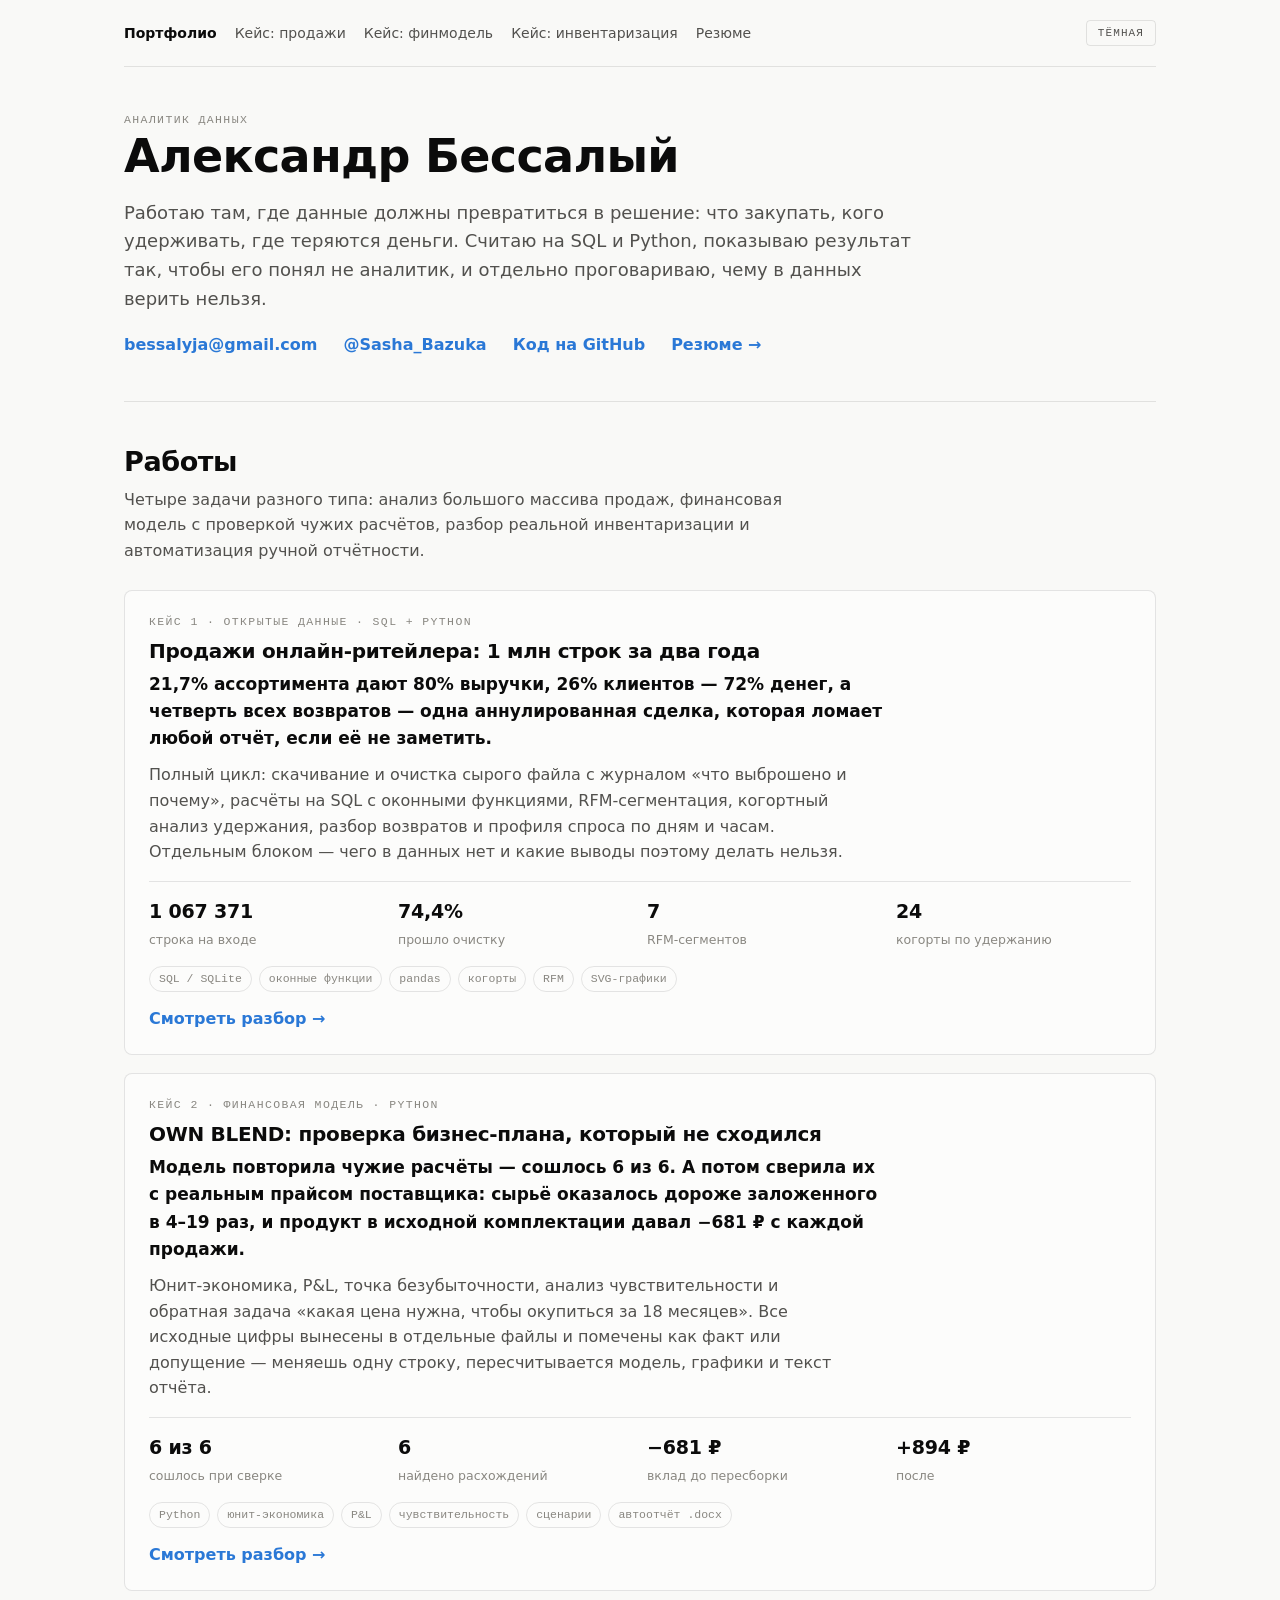
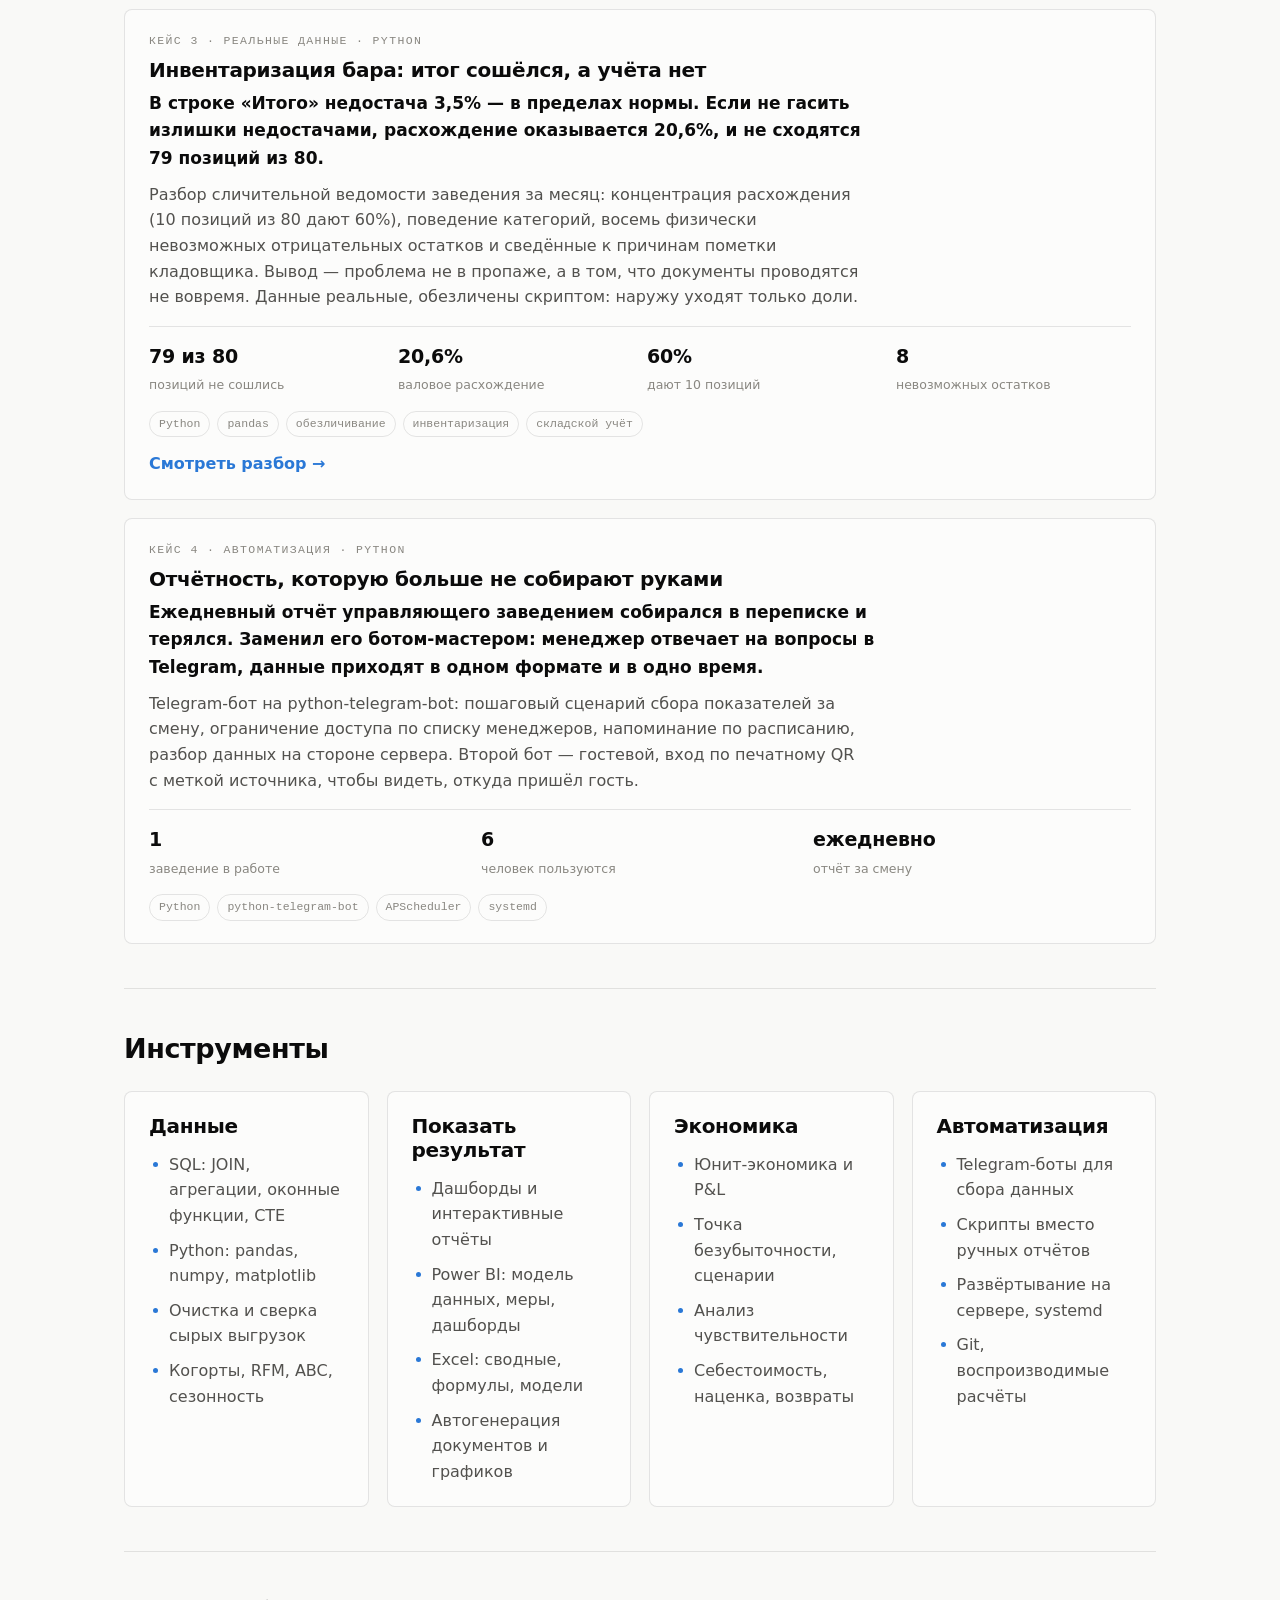
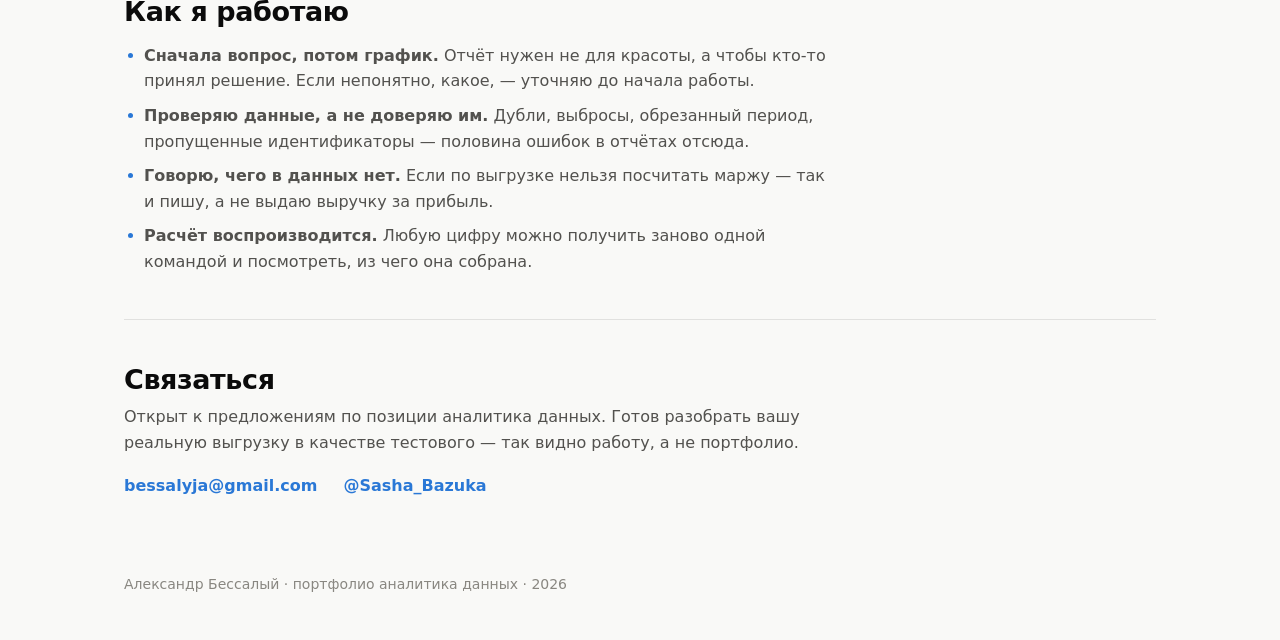
<file: index.html>
<!doctype html>
<html lang="ru">
<head>
<meta charset="utf-8">
<meta name="viewport" content="width=device-width,initial-scale=1">
<title>Александр Бессалый — аналитик данных</title>
<meta name="description" content="Портфолио аналитика данных: SQL, Python, дашборды, финансовые модели, автоматизация отчётности.">
<link rel="stylesheet" href="assets/style.css">
</head>
<body>
<div class="wrap">
  <div class="top">
    <nav>
      <a href="index.html" aria-current="page">Портфолио</a>
      <a href="case-retail.html">Кейс: продажи</a>
      <a href="case-ownblend.html">Кейс: финмодель</a>
      <a href="case-bar.html">Кейс: инвентаризация</a>
      <a href="resume.html">Резюме</a>
    </nav>
    <button class="theme-btn" id="theme">Тёмная</button>
  </div>

  <section>
    <p class="kicker">Аналитик данных</p>
    <h1>Александр Бессалый</h1>
    <p class="lead">Работаю там, где данные должны превратиться в решение: что закупать, кого удерживать, где теряются деньги. Считаю на SQL и Python, показываю результат так, чтобы его понял не аналитик, и отдельно проговариваю, чему в данных верить нельзя.</p>
    <div class="contacts">
      <a href="mailto:bessalyja@gmail.com">bessalyja@gmail.com</a>
      <a href="https://t.me/Sasha_Bazuka">@Sasha_Bazuka</a>
      <a href="https://github.com/bessalyja-dot/data-analyst-portfolio">Код на GitHub</a>
      <a href="resume.html">Резюме →</a>
    </div>
  </section>

  <section>
    <h2>Работы</h2>
    <p>Четыре задачи разного типа: анализ большого массива продаж, финансовая модель с проверкой чужих расчётов, разбор реальной инвентаризации и автоматизация ручной отчётности.</p>

    <div class="works">
      <article class="work">
        <span class="kicker">Кейс 1 · открытые данные · SQL + Python</span>
        <h3>Продажи онлайн-ритейлера: 1 млн строк за два года</h3>
        <p class="head">21,7% ассортимента дают 80% выручки, 26% клиентов — 72% денег, а четверть всех возвратов — одна аннулированная сделка, которая ломает любой отчёт, если её не заметить.</p>
        <p>Полный цикл: скачивание и очистка сырого файла с журналом «что выброшено и почему», расчёты на SQL с оконными функциями, RFM-сегментация, когортный анализ удержания, разбор возвратов и профиля спроса по дням и часам. Отдельным блоком — чего в данных нет и какие выводы поэтому делать нельзя.</p>
        <div class="facts">
          <div><b>1 067 371</b><span>строка на входе</span></div>
          <div><b>74,4%</b><span>прошло очистку</span></div>
          <div><b>7</b><span>RFM-сегментов</span></div>
          <div><b>24</b><span>когорты по удержанию</span></div>
        </div>
        <div class="stack"><span>SQL / SQLite</span><span>оконные функции</span><span>pandas</span><span>когорты</span><span>RFM</span><span>SVG-графики</span></div>
        <a class="go" href="case-retail.html">Смотреть разбор →</a>
      </article>

      <article class="work">
        <span class="kicker">Кейс 2 · финансовая модель · Python</span>
        <h3>OWN BLEND: проверка бизнес-плана, который не сходился</h3>
        <p class="head">Модель повторила чужие расчёты — сошлось 6 из 6. А потом сверила их с реальным прайсом поставщика: сырьё оказалось дороже заложенного в 4–19 раз, и продукт в исходной комплектации давал −681 ₽ с каждой продажи.</p>
        <p>Юнит-экономика, P&amp;L, точка безубыточности, анализ чувствительности и обратная задача «какая цена нужна, чтобы окупиться за 18 месяцев». Все исходные цифры вынесены в отдельные файлы и помечены как факт или допущение — меняешь одну строку, пересчитывается модель, графики и текст отчёта.</p>
        <div class="facts">
          <div><b>6 из 6</b><span>сошлось при сверке</span></div>
          <div><b>6</b><span>найдено расхождений</span></div>
          <div><b>−681 ₽</b><span>вклад до пересборки</span></div>
          <div><b>+894 ₽</b><span>после</span></div>
        </div>
        <div class="stack"><span>Python</span><span>юнит-экономика</span><span>P&amp;L</span><span>чувствительность</span><span>сценарии</span><span>автоотчёт .docx</span></div>
        <a class="go" href="case-ownblend.html">Смотреть разбор →</a>
      </article>

      <article class="work">
        <span class="kicker">Кейс 3 · реальные данные · Python</span>
        <h3>Инвентаризация бара: итог сошёлся, а учёта нет</h3>
        <p class="head">В строке «Итого» недостача 3,5% — в пределах нормы. Если не гасить излишки недостачами, расхождение оказывается 20,6%, и не сходятся 79 позиций из 80.</p>
        <p>Разбор сличительной ведомости заведения за месяц: концентрация расхождения (10 позиций из 80 дают 60%), поведение категорий, восемь физически невозможных отрицательных остатков и сведённые к причинам пометки кладовщика. Вывод — проблема не в пропаже, а в том, что документы проводятся не вовремя. Данные реальные, обезличены скриптом: наружу уходят только доли.</p>
        <div class="facts">
          <div><b>79 из 80</b><span>позиций не сошлись</span></div>
          <div><b>20,6%</b><span>валовое расхождение</span></div>
          <div><b>60%</b><span>дают 10 позиций</span></div>
          <div><b>8</b><span>невозможных остатков</span></div>
        </div>
        <div class="stack"><span>Python</span><span>pandas</span><span>обезличивание</span><span>инвентаризация</span><span>складской учёт</span></div>
        <a class="go" href="case-bar.html">Смотреть разбор →</a>
      </article>

      <article class="work">
        <span class="kicker">Кейс 4 · автоматизация · Python</span>
        <h3>Отчётность, которую больше не собирают руками</h3>
        <p class="head">Ежедневный отчёт управляющего заведением собирался в переписке и терялся. Заменил его ботом-мастером: менеджер отвечает на вопросы в Telegram, данные приходят в одном формате и в одно время.</p>
        <p>Telegram-бот на python-telegram-bot: пошаговый сценарий сбора показателей за смену, ограничение доступа по списку менеджеров, напоминание по расписанию, разбор данных на стороне сервера. Второй бот — гостевой, вход по печатному QR с меткой источника, чтобы видеть, откуда пришёл гость.</p>
        <div class="facts">
          <div><b>1</b><span>заведение в работе</span></div>
          <div><b>6</b><span>человек пользуются</span></div>
          <div><b>ежедневно</b><span>отчёт за смену</span></div>
        </div>
        <div class="stack"><span>Python</span><span>python-telegram-bot</span><span>APScheduler</span><span>systemd</span></div>
      </article>

    </div>
  </section>

  <section>
    <h2>Инструменты</h2>
    <div class="works" style="grid-template-columns:repeat(auto-fit,minmax(240px,1fr))">
      <article class="work">
        <h3>Данные</h3>
        <ul class="clean">
          <li>SQL: JOIN, агрегации, оконные функции, CTE</li>
          <li>Python: pandas, numpy, matplotlib</li>
          <li>Очистка и сверка сырых выгрузок</li>
          <li>Когорты, RFM, ABC, сезонность</li>
        </ul>
      </article>
      <article class="work">
        <h3>Показать результат</h3>
        <ul class="clean">
          <li>Дашборды и интерактивные отчёты</li>
          <li>Power BI: модель данных, меры, дашборды</li>
          <li>Excel: сводные, формулы, модели</li>
          <li>Автогенерация документов и графиков</li>
        </ul>
      </article>
      <article class="work">
        <h3>Экономика</h3>
        <ul class="clean">
          <li>Юнит-экономика и P&amp;L</li>
          <li>Точка безубыточности, сценарии</li>
          <li>Анализ чувствительности</li>
          <li>Себестоимость, наценка, возвраты</li>
        </ul>
      </article>
      <article class="work">
        <h3>Автоматизация</h3>
        <ul class="clean">
          <li>Telegram-боты для сбора данных</li>
          <li>Скрипты вместо ручных отчётов</li>
          <li>Развёртывание на сервере, systemd</li>
          <li>Git, воспроизводимые расчёты</li>
        </ul>
      </article>
    </div>
  </section>

  <section>
    <h2>Как я работаю</h2>
    <ul class="clean">
      <li><b>Сначала вопрос, потом график.</b> Отчёт нужен не для красоты, а чтобы кто-то принял решение. Если непонятно, какое, — уточняю до начала работы.</li>
      <li><b>Проверяю данные, а не доверяю им.</b> Дубли, выбросы, обрезанный период, пропущенные идентификаторы — половина ошибок в отчётах отсюда.</li>
      <li><b>Говорю, чего в данных нет.</b> Если по выгрузке нельзя посчитать маржу — так и пишу, а не выдаю выручку за прибыль.</li>
      <li><b>Расчёт воспроизводится.</b> Любую цифру можно получить заново одной командой и посмотреть, из чего она собрана.</li>
    </ul>
  </section>

  <section>
    <h2>Связаться</h2>
    <p>Открыт к предложениям по позиции аналитика данных. Готов разобрать вашу реальную выгрузку в качестве тестового — так видно работу, а не портфолио.</p>
    <div class="contacts">
      <a href="mailto:bessalyja@gmail.com">bessalyja@gmail.com</a>
      <a href="https://t.me/Sasha_Bazuka">@Sasha_Bazuka</a>
    </div>
  </section>

  <footer>Александр Бессалый · портфолио аналитика данных · 2026</footer>
</div>
<script src="assets/charts.js"></script>
<script>Charts.themeToggle(document.getElementById("theme"));</script>
</body>
</html>
</file>
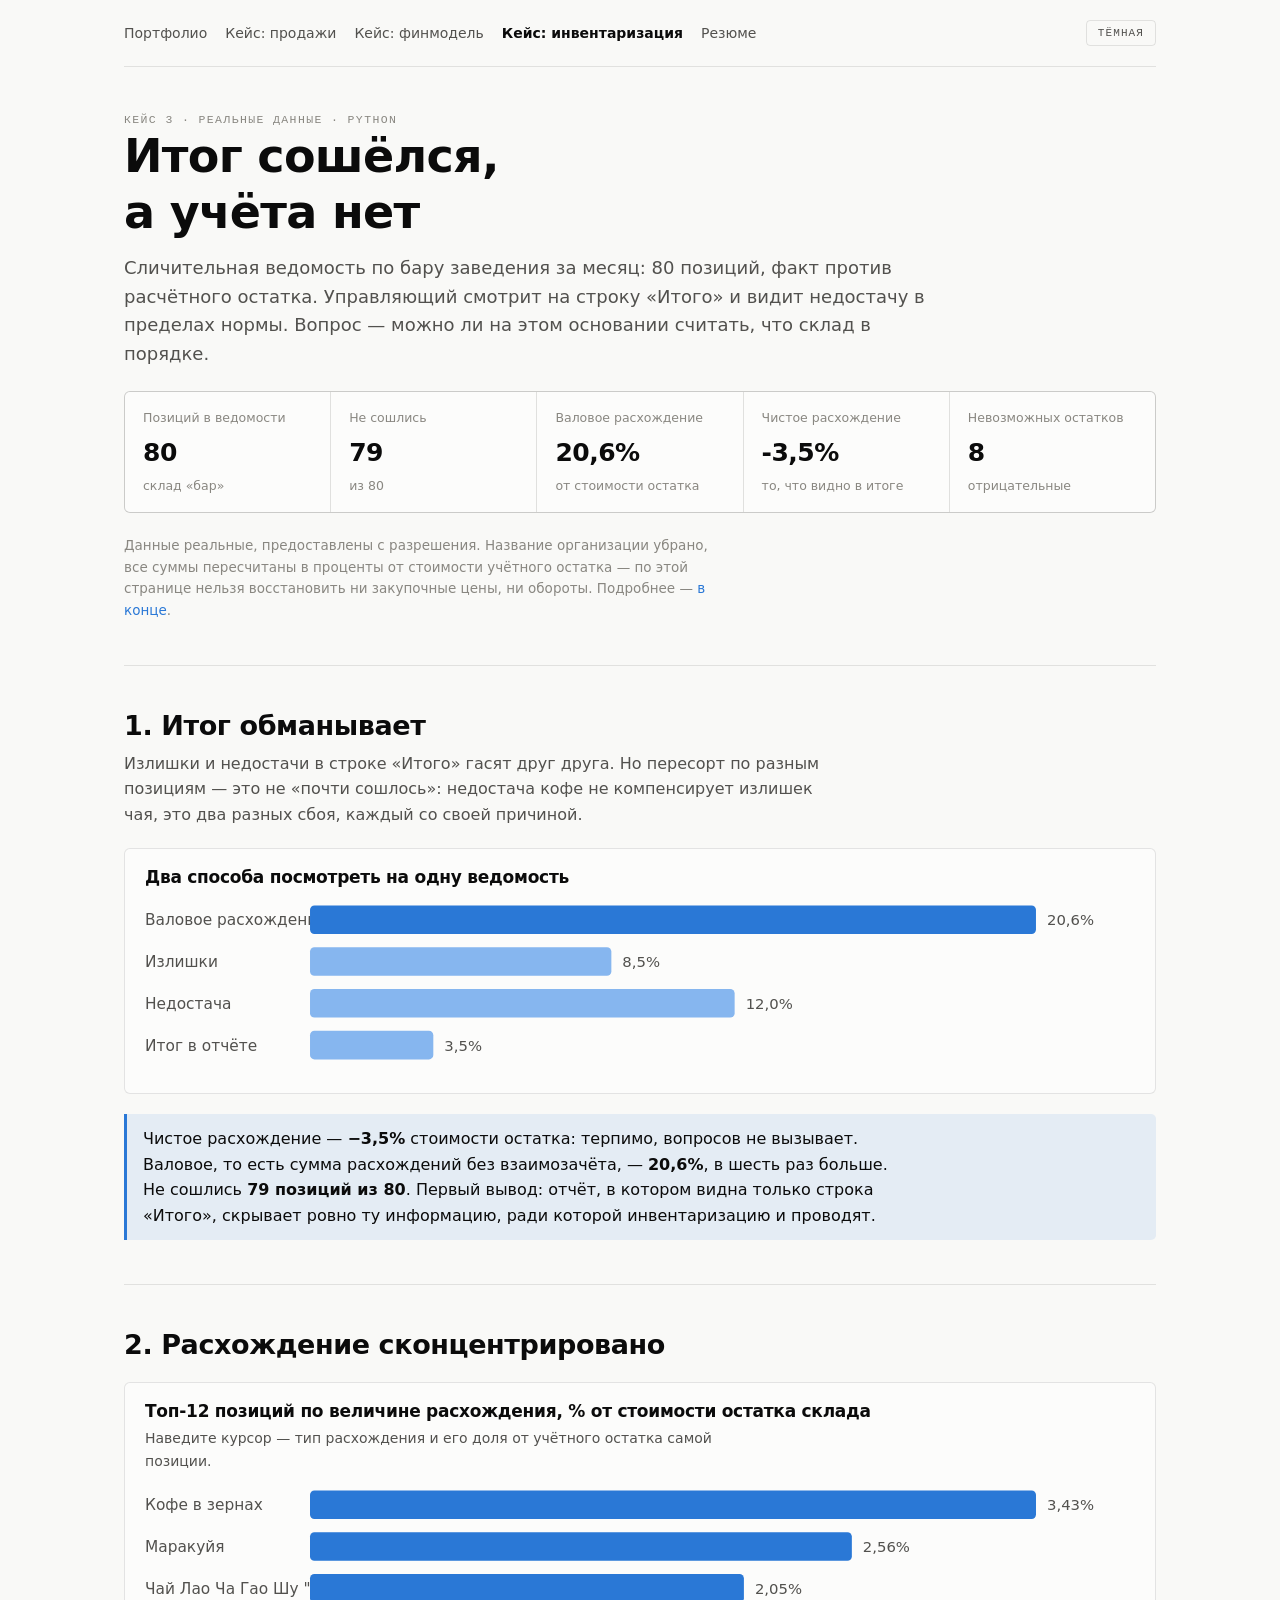
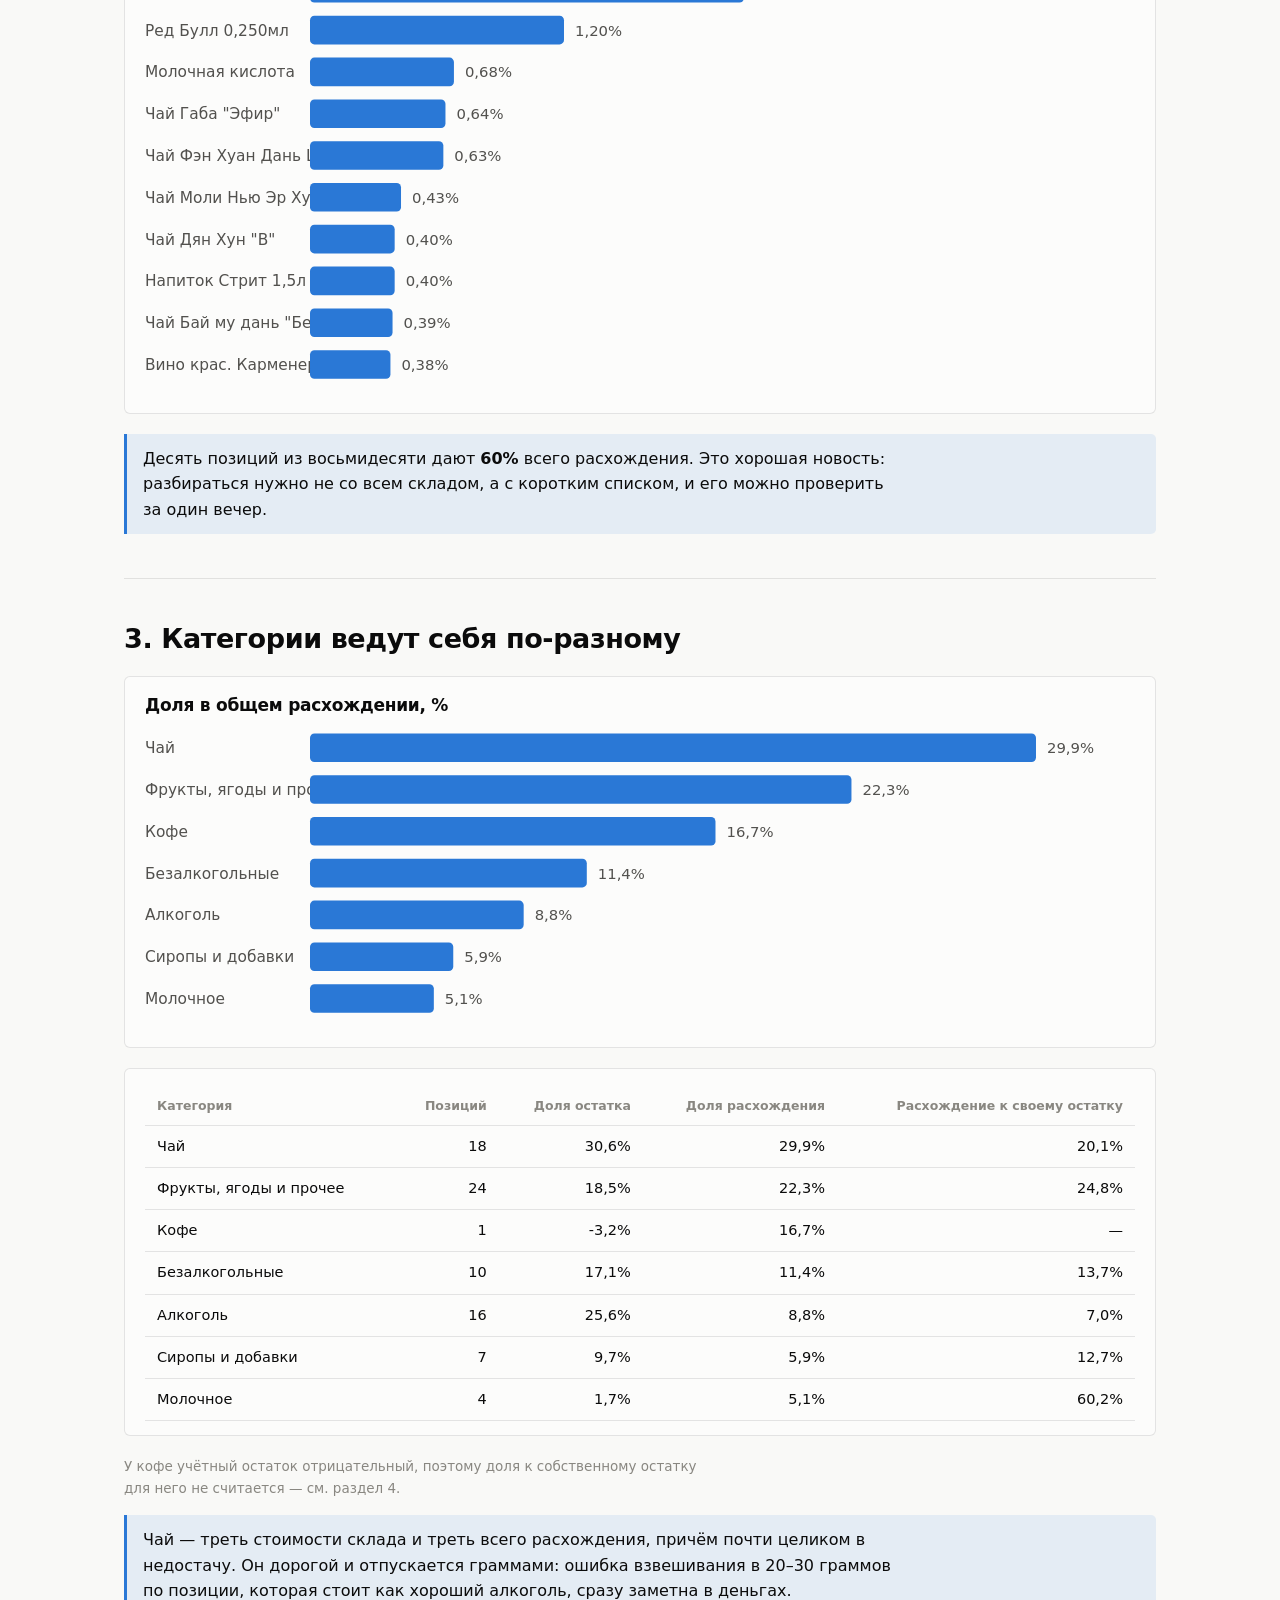
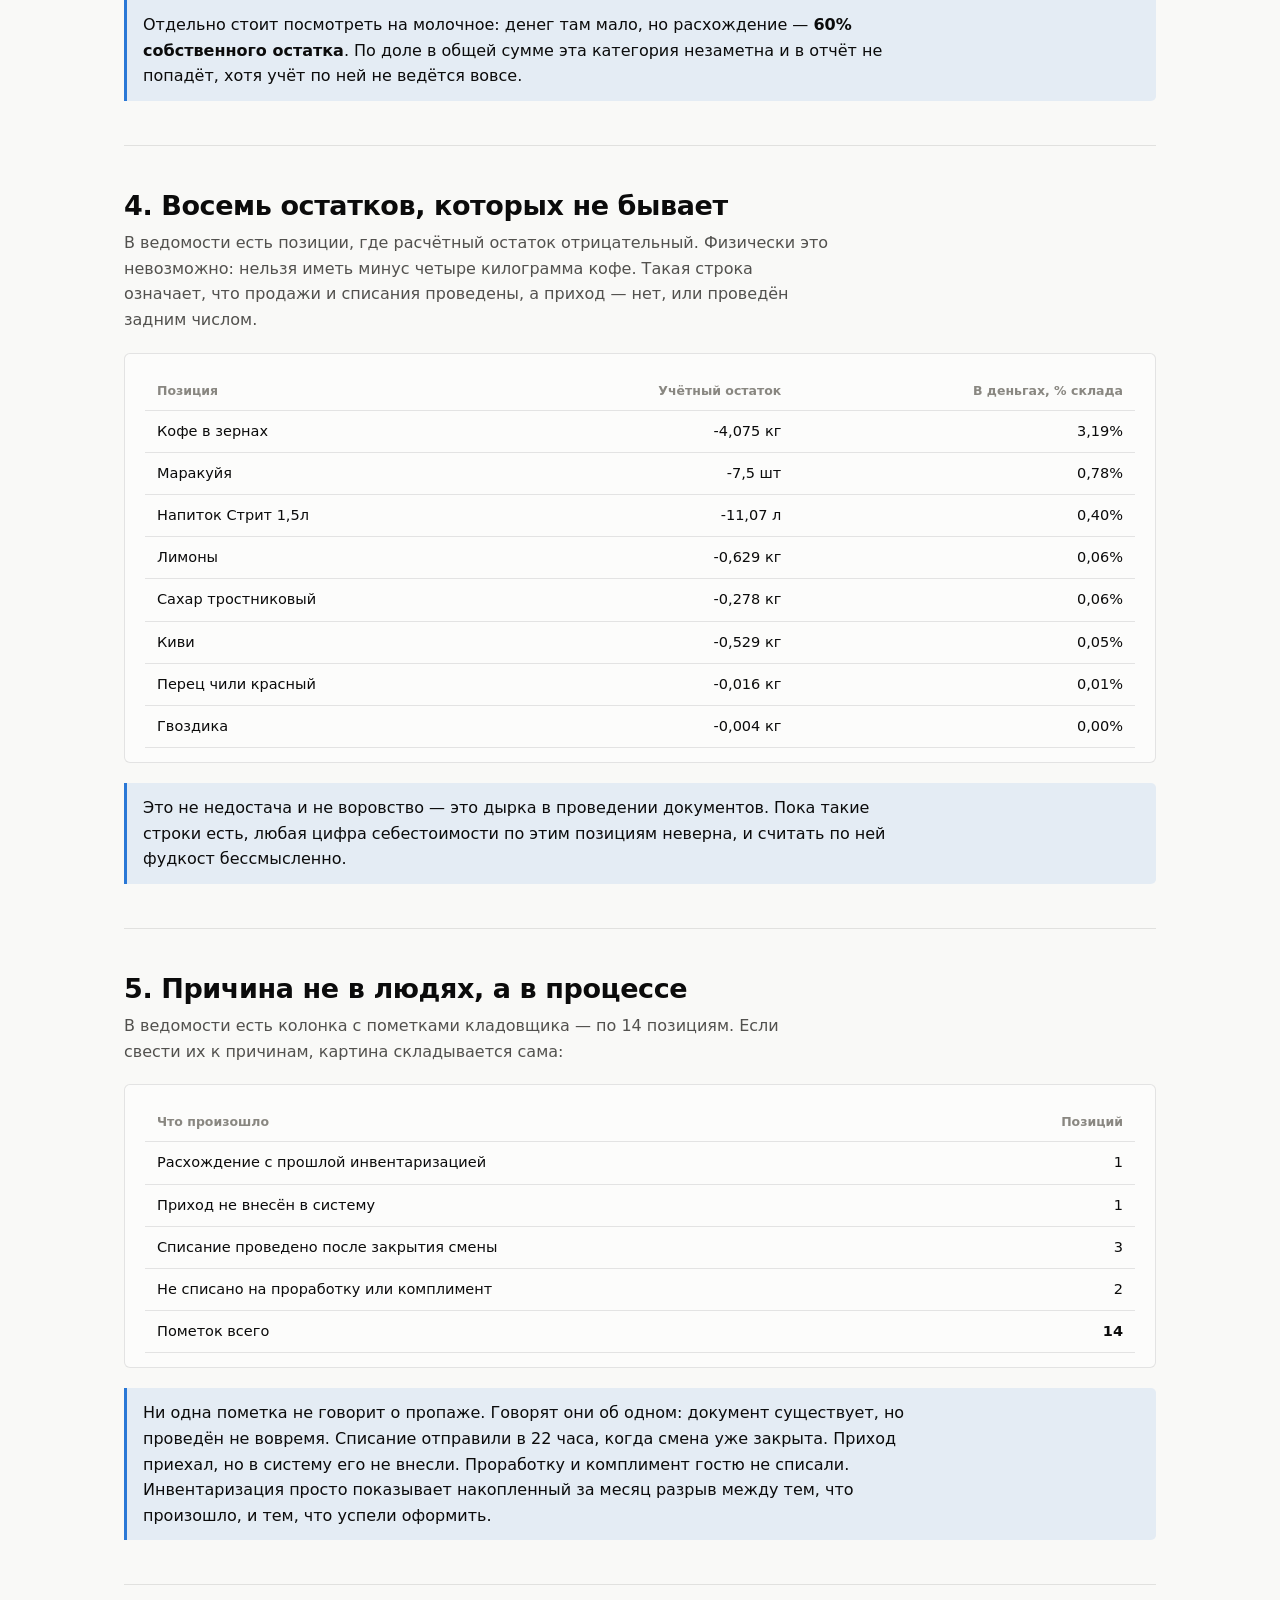
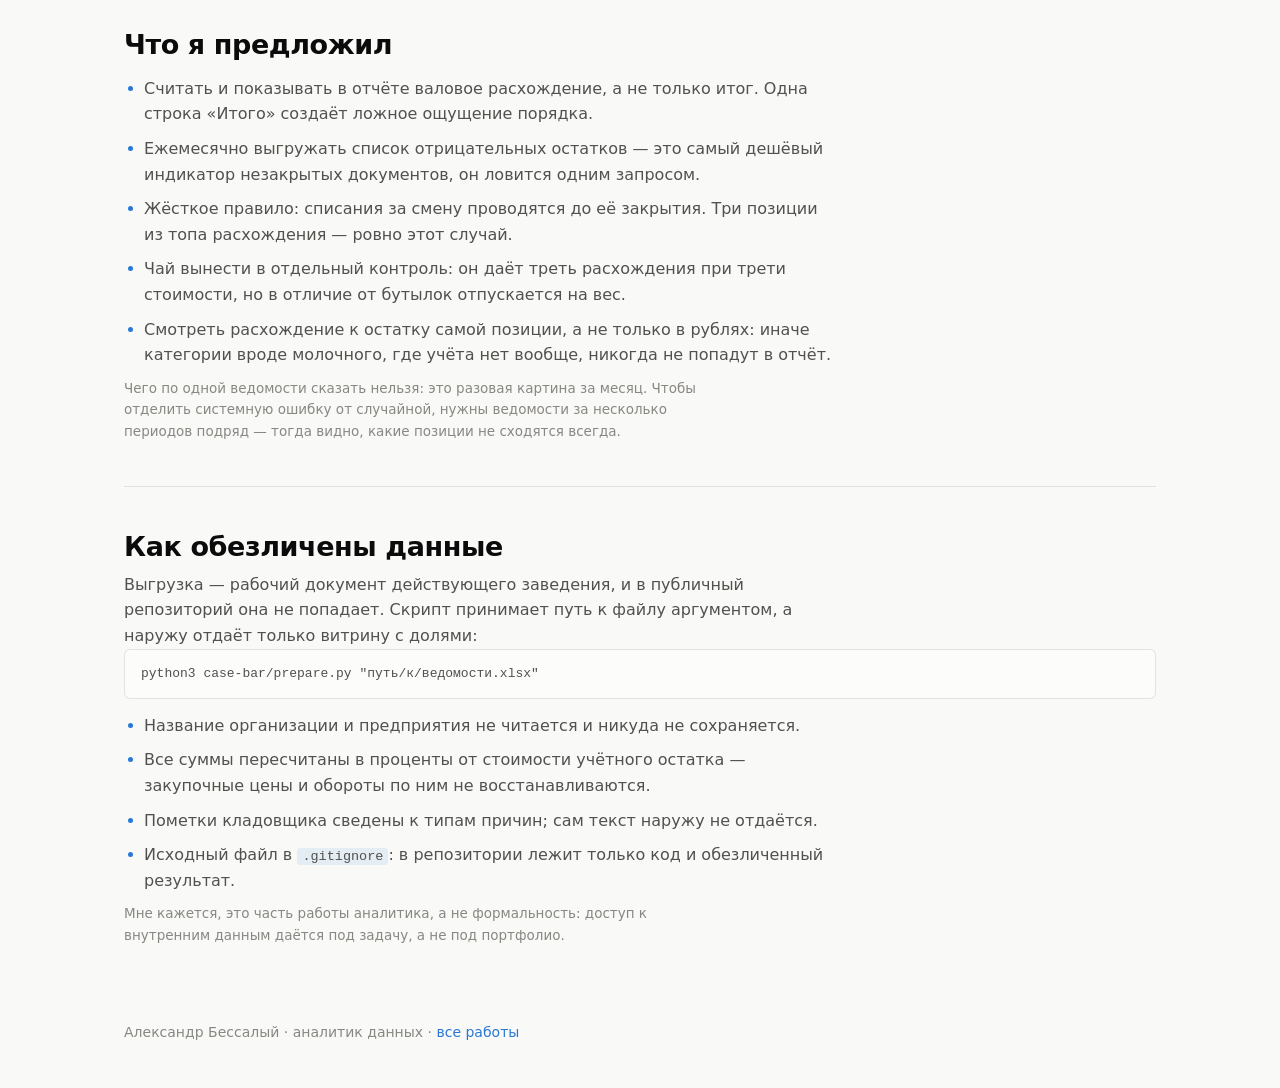
<file: case-bar.html>
<!doctype html>
<html lang="ru">
<head>
<meta charset="utf-8">
<meta name="viewport" content="width=device-width,initial-scale=1">
<title>Кейс: инвентаризация бара — Александр Бессалый</title>
<meta name="description" content="Разбор сличительной ведомости: почему итог сходится, а учёт нет. Реальные данные заведения, обезличено.">
<link rel="stylesheet" href="assets/style.css">
</head>
<body>
<div class="wrap">
  <div class="top">
    <nav>
      <a href="index.html">Портфолио</a>
      <a href="case-retail.html">Кейс: продажи</a>
      <a href="case-ownblend.html">Кейс: финмодель</a>
      <a href="case-bar.html" aria-current="page">Кейс: инвентаризация</a>
      <a href="resume.html">Резюме</a>
    </nav>
    <button class="theme-btn" id="theme">Тёмная</button>
  </div>

  <section>
    <p class="kicker">Кейс 3 · реальные данные · Python</p>
    <h1>Итог сошёлся,<br>а учёта нет</h1>
    <p class="lead">Сличительная ведомость по бару заведения за месяц: 80 позиций, факт против расчётного остатка. Управляющий смотрит на строку «Итого» и видит недостачу в пределах нормы. Вопрос — можно ли на этом основании считать, что склад в порядке.</p>
    <dl class="tiles" id="tiles"></dl>
    <p class="note">Данные реальные, предоставлены с разрешения. Название организации убрано, все суммы пересчитаны в проценты от стоимости учётного остатка — по этой странице нельзя восстановить ни закупочные цены, ни обороты. Подробнее — <a href="#anon">в конце</a>.</p>
  </section>

  <section>
    <h2>1. Итог обманывает</h2>
    <p>Излишки и недостачи в строке «Итого» гасят друг друга. Но пересорт по разным позициям — это не «почти сошлось»: недостача кофе не компенсирует излишек чая, это два разных сбоя, каждый со своей причиной.</p>
    <div class="card">
      <header><h3>Два способа посмотреть на одну ведомость</h3></header>
      <div class="chart" id="c-net"></div>
    </div>
    <div class="takeaway"><p>Чистое расхождение — <b>−3,5%</b> стоимости остатка: терпимо, вопросов не вызывает. Валовое, то есть сумма расхождений без взаимозачёта, — <b>20,6%</b>, в шесть раз больше. Не сошлись <b>79 позиций из 80</b>. Первый вывод: отчёт, в котором видна только строка «Итого», скрывает ровно ту информацию, ради которой инвентаризацию и проводят.</p></div>
  </section>

  <section>
    <h2>2. Расхождение сконцентрировано</h2>
    <div class="card">
      <header><h3>Топ-12 позиций по величине расхождения, % от стоимости остатка склада</h3><p>Наведите курсор — тип расхождения и его доля от учётного остатка самой позиции.</p></header>
      <div class="chart" id="c-top"></div>
    </div>
    <div class="takeaway"><p>Десять позиций из восьмидесяти дают <b>60%</b> всего расхождения. Это хорошая новость: разбираться нужно не со всем складом, а с коротким списком, и его можно проверить за один вечер.</p></div>
  </section>

  <section>
    <h2>3. Категории ведут себя по-разному</h2>
    <div class="card">
      <header><h3>Доля в общем расхождении, %</h3></header>
      <div class="chart" id="c-cat"></div>
    </div>
    <div class="card"><div class="scroll"><table id="cats">
      <thead><tr><th>Категория</th><th class="n">Позиций</th><th class="n">Доля остатка</th><th class="n">Доля расхождения</th><th class="n">Расхождение к своему остатку</th></tr></thead>
      <tbody></tbody>
    </table></div></div>
    <p class="note">У кофе учётный остаток отрицательный, поэтому доля к собственному остатку для него не считается — см. раздел 4.</p>
    <div class="takeaway"><p>Чай — треть стоимости склада и треть всего расхождения, причём почти целиком в недостачу. Он дорогой и отпускается граммами: ошибка взвешивания в 20–30 граммов по позиции, которая стоит как хороший алкоголь, сразу заметна в деньгах.</p>
    <p style="margin-top:8px">Отдельно стоит посмотреть на молочное: денег там мало, но расхождение — <b>60% собственного остатка</b>. По доле в общей сумме эта категория незаметна и в отчёт не попадёт, хотя учёт по ней не ведётся вовсе.</p></div>
  </section>

  <section>
    <h2>4. Восемь остатков, которых не бывает</h2>
    <p>В ведомости есть позиции, где расчётный остаток отрицательный. Физически это невозможно: нельзя иметь минус четыре килограмма кофе. Такая строка означает, что продажи и списания проведены, а приход — нет, или проведён задним числом.</p>
    <div class="card"><div class="scroll"><table id="neg">
      <thead><tr><th>Позиция</th><th class="n">Учётный остаток</th><th class="n">В деньгах, % склада</th></tr></thead><tbody></tbody>
    </table></div></div>
    <div class="takeaway"><p>Это не недостача и не воровство — это дырка в проведении документов. Пока такие строки есть, любая цифра себестоимости по этим позициям неверна, и считать по ней фудкост бессмысленно.</p></div>
  </section>

  <section>
    <h2>5. Причина не в людях, а в процессе</h2>
    <p>В ведомости есть колонка с пометками кладовщика — по 14 позициям. Если свести их к причинам, картина складывается сама:</p>
    <div class="card"><div class="scroll"><table id="causes">
      <thead><tr><th>Что произошло</th><th class="n">Позиций</th></tr></thead><tbody></tbody>
    </table></div></div>
    <div class="takeaway"><p>Ни одна пометка не говорит о пропаже. Говорят они об одном: документ существует, но проведён не вовремя. Списание отправили в 22 часа, когда смена уже закрыта. Приход приехал, но в систему его не внесли. Проработку и комплимент гостю не списали. Инвентаризация просто показывает накопленный за месяц разрыв между тем, что произошло, и тем, что успели оформить.</p></div>
  </section>

  <section>
    <h2>Что я предложил</h2>
    <ul class="clean">
      <li>Считать и показывать в отчёте валовое расхождение, а не только итог. Одна строка «Итого» создаёт ложное ощущение порядка.</li>
      <li>Ежемесячно выгружать список отрицательных остатков — это самый дешёвый индикатор незакрытых документов, он ловится одним запросом.</li>
      <li>Жёсткое правило: списания за смену проводятся до её закрытия. Три позиции из топа расхождения — ровно этот случай.</li>
      <li>Чай вынести в отдельный контроль: он даёт треть расхождения при трети стоимости, но в отличие от бутылок отпускается на вес.</li>
      <li>Смотреть расхождение к остатку самой позиции, а не только в рублях: иначе категории вроде молочного, где учёта нет вообще, никогда не попадут в отчёт.</li>
    </ul>
    <p class="note">Чего по одной ведомости сказать нельзя: это разовая картина за месяц. Чтобы отделить системную ошибку от случайной, нужны ведомости за несколько периодов подряд — тогда видно, какие позиции не сходятся всегда.</p>
  </section>

  <section id="anon">
    <h2>Как обезличены данные</h2>
    <p>Выгрузка — рабочий документ действующего заведения, и в публичный репозиторий она не попадает. Скрипт принимает путь к файлу аргументом, а наружу отдаёт только витрину с долями:</p>
<pre>python3 case-bar/prepare.py "путь/к/ведомости.xlsx"</pre>
    <ul class="clean">
      <li>Название организации и предприятия не читается и никуда не сохраняется.</li>
      <li>Все суммы пересчитаны в проценты от стоимости учётного остатка — закупочные цены и обороты по ним не восстанавливаются.</li>
      <li>Пометки кладовщика сведены к типам причин; сам текст наружу не отдаётся.</li>
      <li>Исходный файл в <code>.gitignore</code>: в репозитории лежит только код и обезличенный результат.</li>
    </ul>
    <p class="note">Мне кажется, это часть работы аналитика, а не формальность: доступ к внутренним данным даётся под задачу, а не под портфолио.</p>
  </section>

  <footer>Александр Бессалый · аналитик данных · <a href="index.html">все работы</a></footer>
</div>

<script src="case-bar/output/findings.js"></script>
<script src="assets/charts.js"></script>
<script>
const B = window.BAR, T = B.totals;
const pc = (v, d = 1) => v.toFixed(d).replace(".", ",") + "%";
const rows = (id, html) => document.querySelector(`#${id} tbody`).innerHTML = html;
Charts.themeToggle(document.getElementById("theme"));

document.getElementById("tiles").innerHTML = [
  ["Позиций в ведомости", T.items, "склад «бар»"],
  ["Не сошлись", T.with_gap, "из " + T.items],
  ["Валовое расхождение", pc(T.gross_share), "от стоимости остатка"],
  ["Чистое расхождение", pc(T.net_share), "то, что видно в итоге"],
  ["Невозможных остатков", T.negative_stock, "отрицательные"],
].map(([k, v, s]) => `<div class="tile"><dt>${k}</dt><dd>${v}<small>${s}</small></dd></div>`).join("");

Charts.barsH(document.getElementById("c-net"), {
  rows: [
    { label: "Валовое расхождение", value: B.totals.gross_share, note: "сумма всех отклонений без взаимозачёта" },
    { label: "Излишки", value: B.totals.surplus_share, note: "пересорт в плюс", color: "var(--seq-1)" },
    { label: "Недостача", value: B.totals.shortage_share, note: "пересорт в минус", color: "var(--seq-1)" },
    { label: "Итог в отчёте", value: Math.abs(B.totals.net_share), note: "излишки минус недостача — единственное, что обычно смотрят", color: "var(--seq-1)" },
  ],
  fmt: (v) => pc(v),
  tip: (r) => `<b>${r.label}</b><br>${pc(r.value)} стоимости остатка<br>${r.note}`,
});

Charts.barsH(document.getElementById("c-top"), {
  rows: B.top.map(r => ({ label: r.name.length > 26 ? r.name.slice(0, 25) + "…" : r.name, value: r.share, raw: r })),
  fmt: (v) => pc(v, 2),
  tip: (r) => `<b>${r.raw.name}</b><br>${r.raw.cat} · ${r.raw.kind}<br>${pc(r.raw.share, 2)} стоимости склада` +
    (r.raw.of_own == null ? "<br>учётный остаток отрицательный" : `<br>${pc(r.raw.of_own)} собственного остатка позиции`),
});

Charts.barsH(document.getElementById("c-cat"), {
  rows: B.categories.map(c => ({ label: c.cat, value: c.gap_share, raw: c })),
  fmt: (v) => pc(v),
  tip: (r) => `<b>${r.raw.cat}</b> · ${r.raw.items} позиций<br>${pc(r.raw.gap_share)} всего расхождения<br>` +
    (r.raw.of_own == null ? "учётный остаток отрицательный" : `${pc(r.raw.of_own)} собственного остатка категории`),
});

rows("cats", B.categories.map(c =>
  `<tr><td>${c.cat}</td><td class="n">${c.items}</td><td class="n">${pc(c.stock_share)}</td><td class="n">${pc(c.gap_share)}</td><td class="n">${c.of_own == null ? "—" : pc(c.of_own)}</td></tr>`
).join(""));

rows("neg", B.negative.map(n =>
  `<tr><td>${n.name}</td><td class="n">${n.qty.toString().replace(".", ",")} ${n.unit}</td><td class="n">${pc(n.share, 2)}</td></tr>`
).join(""));

rows("causes", B.causes.map(c =>
  `<tr><td>${c.cause}</td><td class="n">${c.items}</td></tr>`
).join("") + `<tr><td>Пометок всего</td><td class="n"><b>${B.commented}</b></td></tr>`);
</script>
</body>
</html>
</file>
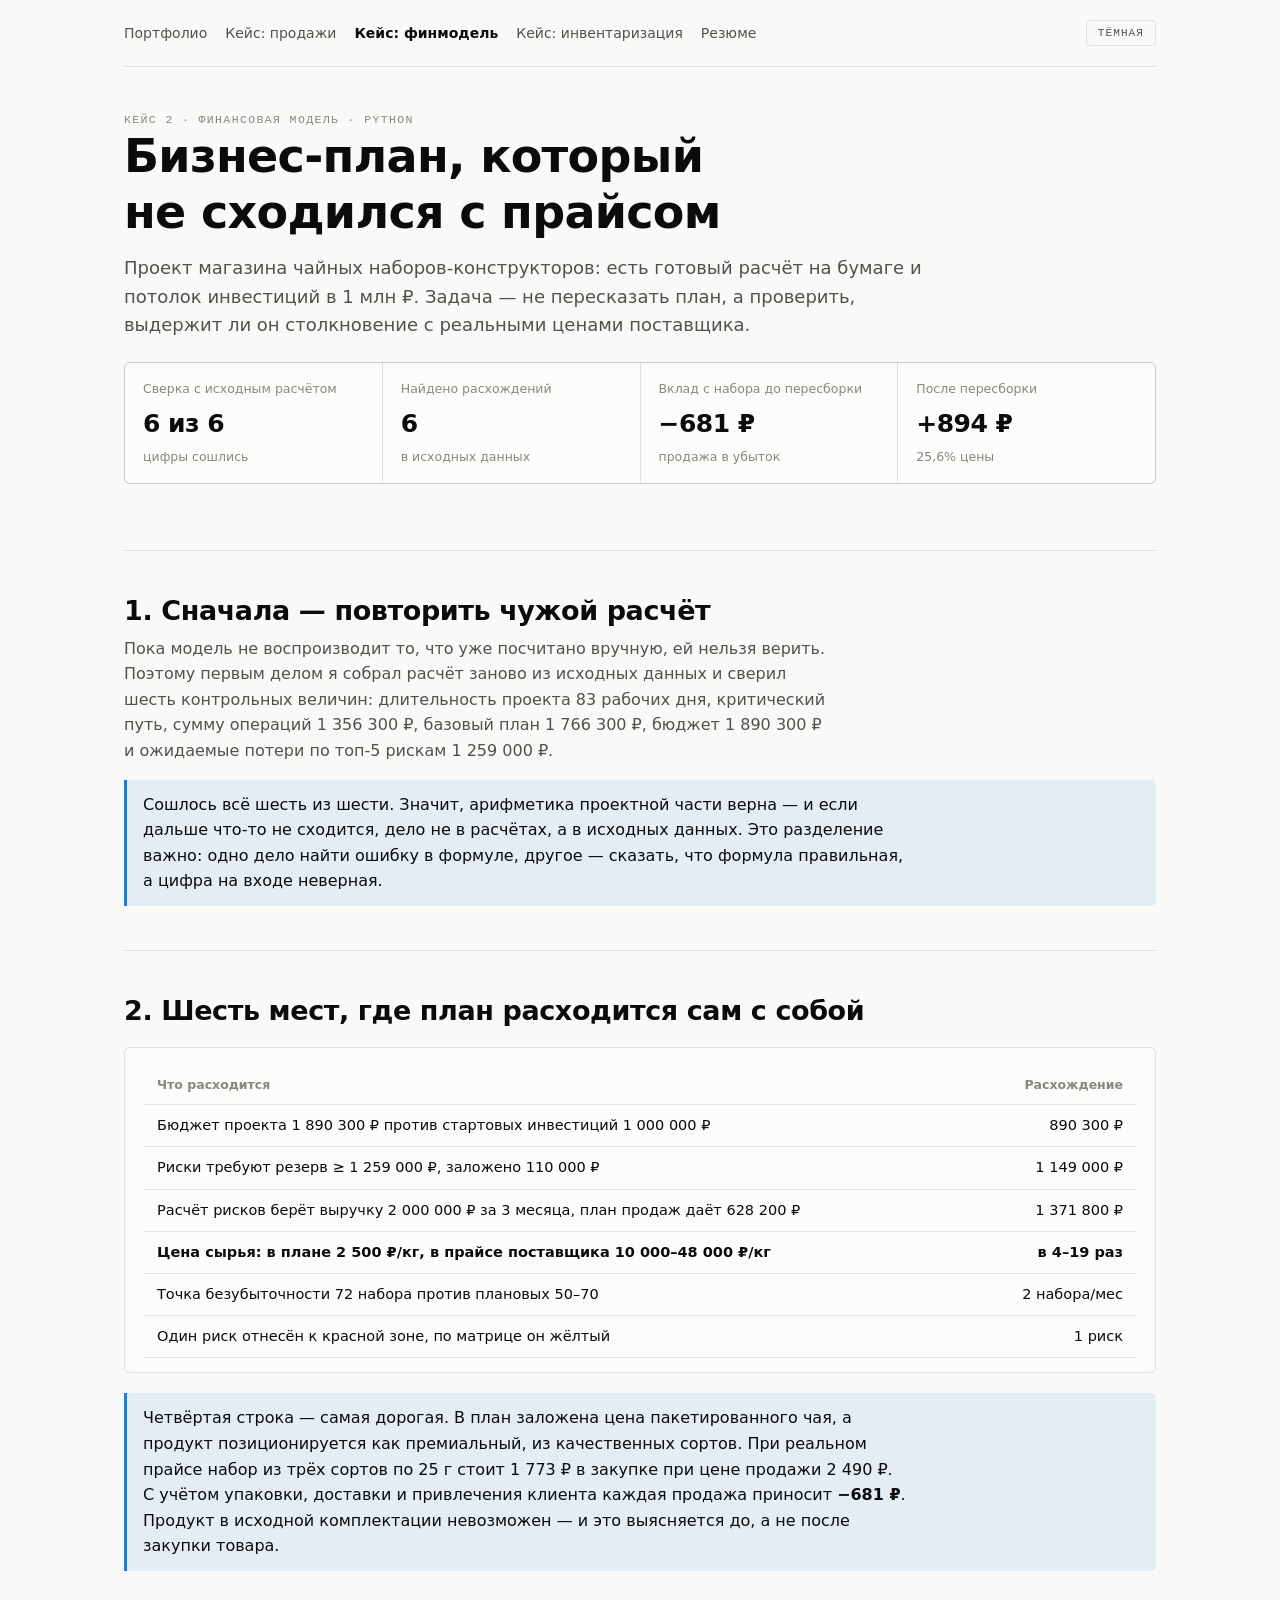
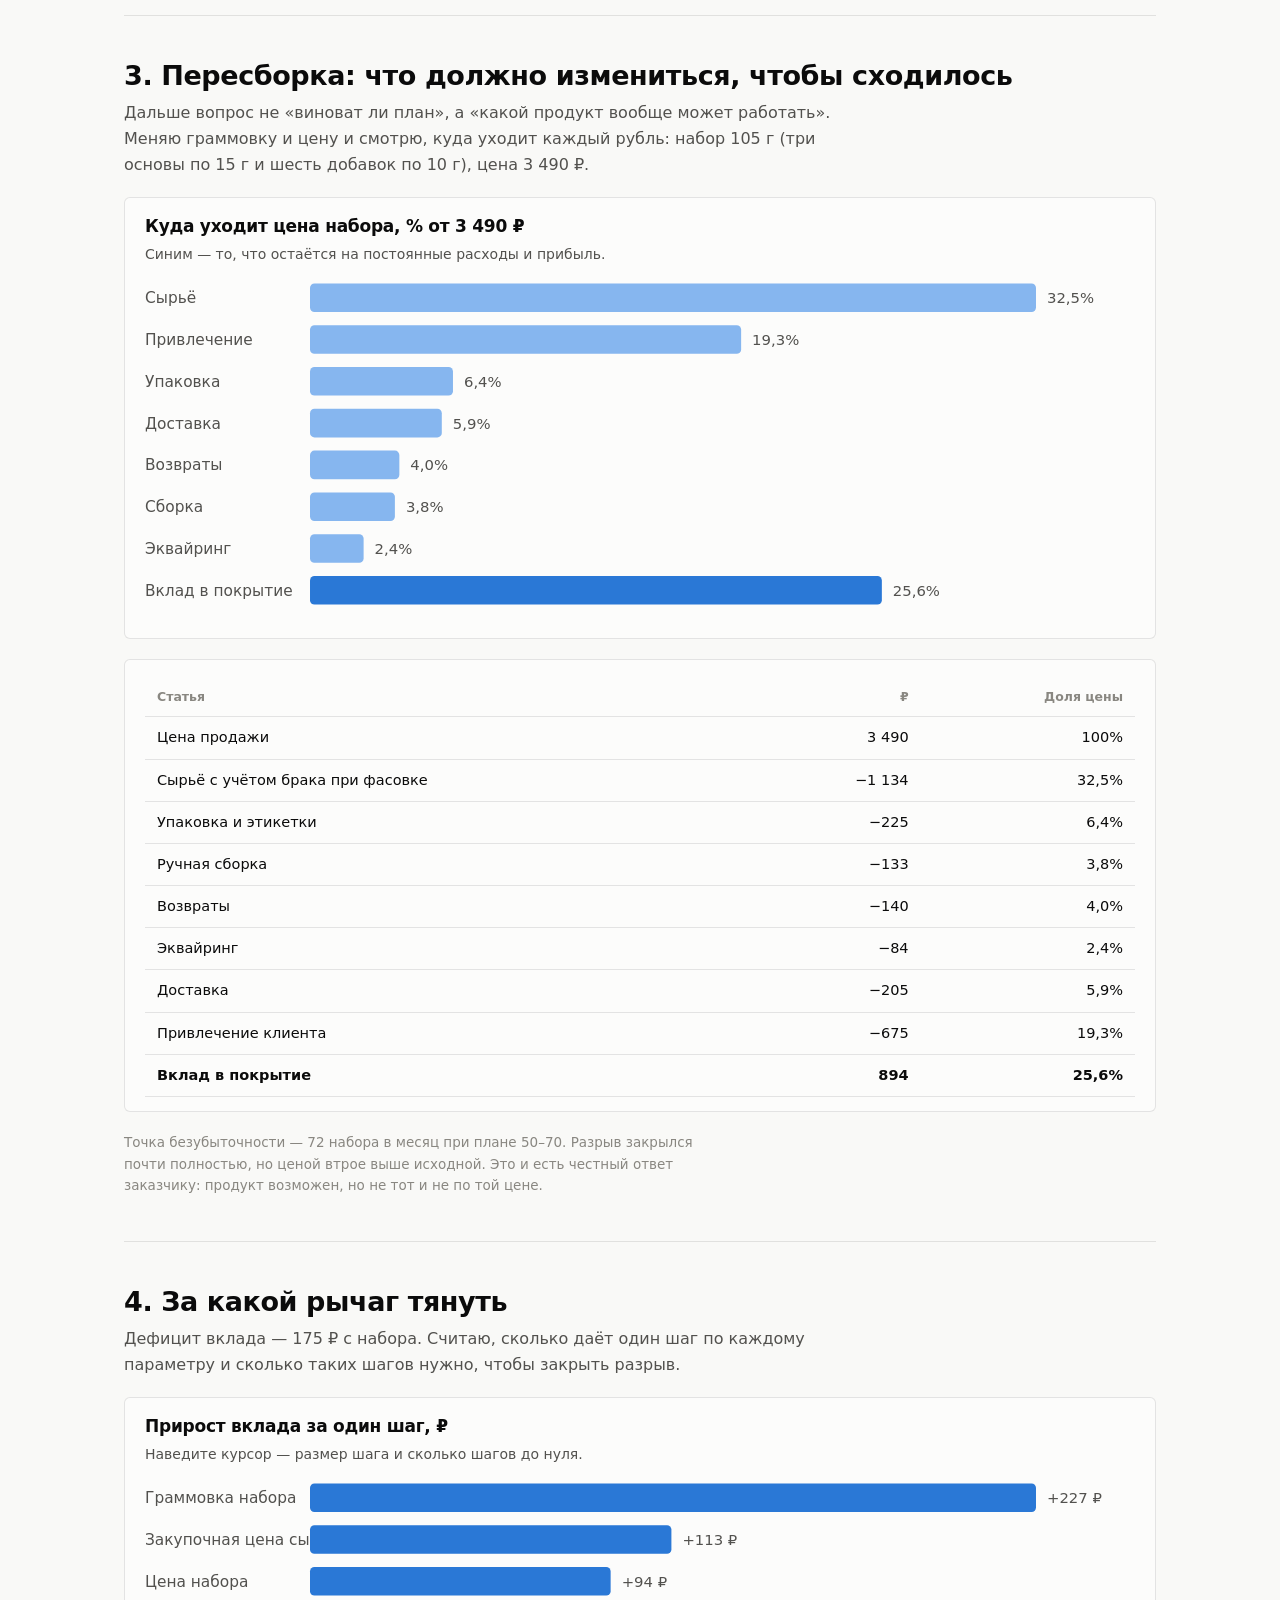
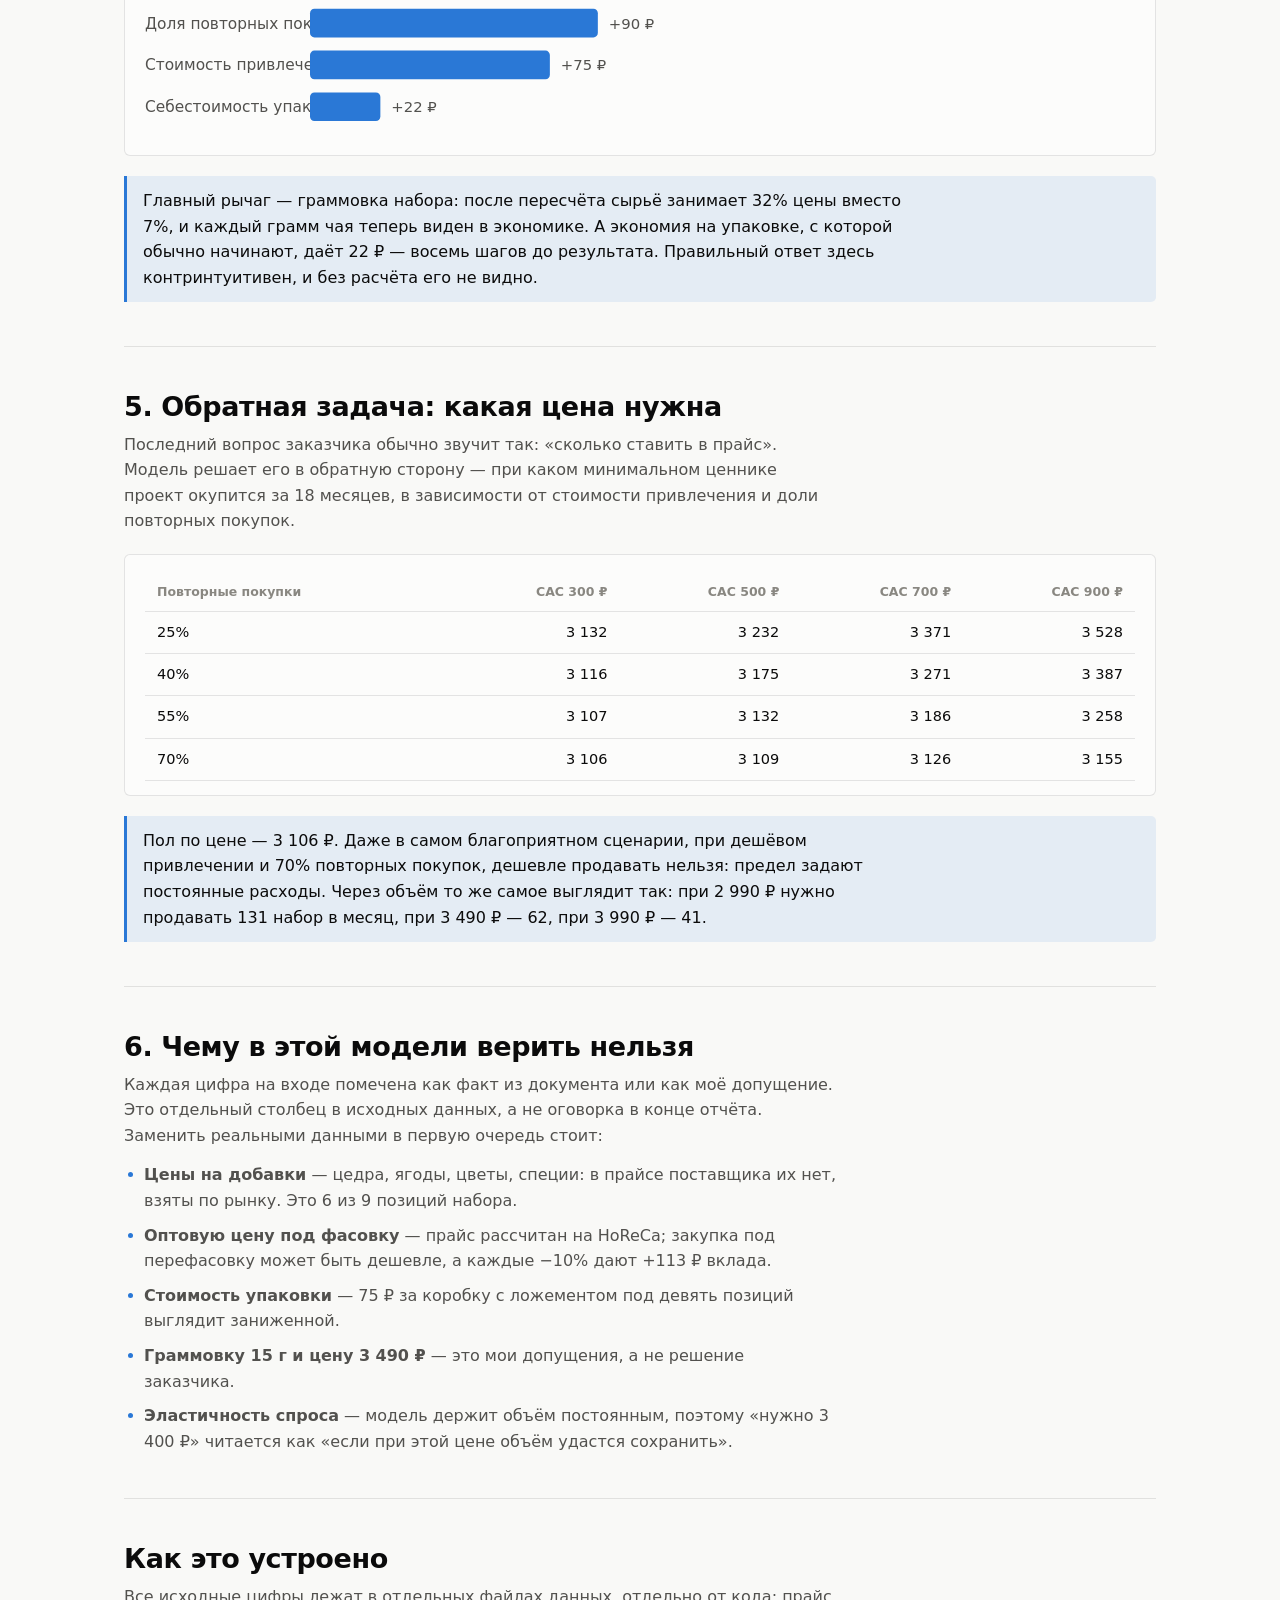
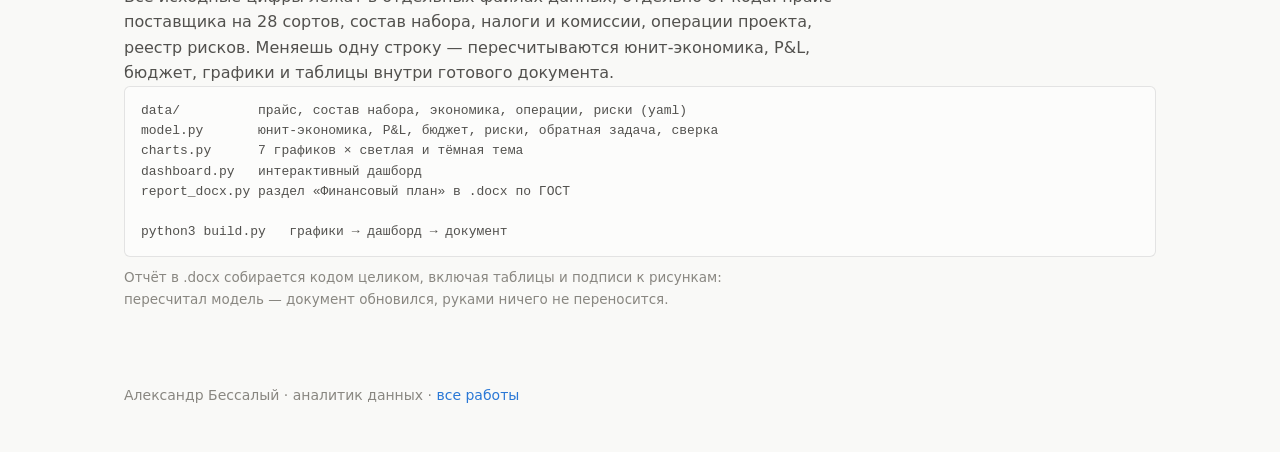
<file: case-ownblend.html>
<!doctype html>
<html lang="ru">
<head>
<meta charset="utf-8">
<meta name="viewport" content="width=device-width,initial-scale=1">
<title>Кейс: финмодель OWN BLEND — Александр Бессалый</title>
<meta name="description" content="Проверка бизнес-плана по реальному прайсу поставщика: 6 расхождений, отрицательная юнит-экономика, пересборка продукта.">
<link rel="stylesheet" href="assets/style.css">
</head>
<body>
<div class="wrap">
  <div class="top">
    <nav>
      <a href="index.html">Портфолио</a>
      <a href="case-retail.html">Кейс: продажи</a>
      <a href="case-ownblend.html" aria-current="page">Кейс: финмодель</a>
      <a href="case-bar.html">Кейс: инвентаризация</a>
      <a href="resume.html">Резюме</a>
    </nav>
    <button class="theme-btn" id="theme">Тёмная</button>
  </div>

  <section>
    <p class="kicker">Кейс 2 · финансовая модель · Python</p>
    <h1>Бизнес-план, который<br>не сходился с прайсом</h1>
    <p class="lead">Проект магазина чайных наборов-конструкторов: есть готовый расчёт на бумаге и потолок инвестиций в 1 млн ₽. Задача — не пересказать план, а проверить, выдержит ли он столкновение с реальными ценами поставщика.</p>
    <dl class="tiles">
      <div class="tile"><dt>Сверка с исходным расчётом</dt><dd>6 из 6<small>цифры сошлись</small></dd></div>
      <div class="tile"><dt>Найдено расхождений</dt><dd>6<small>в исходных данных</small></dd></div>
      <div class="tile"><dt>Вклад с набора до пересборки</dt><dd>−681 ₽<small>продажа в убыток</small></dd></div>
      <div class="tile"><dt>После пересборки</dt><dd>+894 ₽<small>25,6% цены</small></dd></div>
    </dl>
  </section>

  <section>
    <h2>1. Сначала — повторить чужой расчёт</h2>
    <p>Пока модель не воспроизводит то, что уже посчитано вручную, ей нельзя верить. Поэтому первым делом я собрал расчёт заново из исходных данных и сверил шесть контрольных величин: длительность проекта 83 рабочих дня, критический путь, сумму операций 1 356 300 ₽, базовый план 1 766 300 ₽, бюджет 1 890 300 ₽ и ожидаемые потери по топ-5 рискам 1 259 000 ₽.</p>
    <div class="takeaway"><p>Сошлось всё шесть из шести. Значит, арифметика проектной части верна — и если дальше что-то не сходится, дело не в расчётах, а в исходных данных. Это разделение важно: одно дело найти ошибку в формуле, другое — сказать, что формула правильная, а цифра на входе неверная.</p></div>
  </section>

  <section>
    <h2>2. Шесть мест, где план расходится сам с собой</h2>
    <div class="card"><div class="scroll"><table>
      <thead><tr><th>Что расходится</th><th class="n">Расхождение</th></tr></thead>
      <tbody>
        <tr><td>Бюджет проекта 1 890 300 ₽ против стартовых инвестиций 1 000 000 ₽</td><td class="n">890 300 ₽</td></tr>
        <tr><td>Риски требуют резерв ≥ 1 259 000 ₽, заложено 110 000 ₽</td><td class="n">1 149 000 ₽</td></tr>
        <tr><td>Расчёт рисков берёт выручку 2 000 000 ₽ за 3 месяца, план продаж даёт 628 200 ₽</td><td class="n">1 371 800 ₽</td></tr>
        <tr><td><b>Цена сырья: в плане 2 500 ₽/кг, в прайсе поставщика 10 000–48 000 ₽/кг</b></td><td class="n"><b>в 4–19 раз</b></td></tr>
        <tr><td>Точка безубыточности 72 набора против плановых 50–70</td><td class="n">2 набора/мес</td></tr>
        <tr><td>Один риск отнесён к красной зоне, по матрице он жёлтый</td><td class="n">1 риск</td></tr>
      </tbody>
    </table></div></div>
    <div class="takeaway"><p>Четвёртая строка — самая дорогая. В план заложена цена пакетированного чая, а продукт позиционируется как премиальный, из качественных сортов. При реальном прайсе набор из трёх сортов по 25 г стоит 1 773 ₽ в закупке при цене продажи 2 490 ₽. С учётом упаковки, доставки и привлечения клиента каждая продажа приносит <b>−681 ₽</b>. Продукт в исходной комплектации невозможен — и это выясняется до, а не после закупки товара.</p></div>
  </section>

  <section>
    <h2>3. Пересборка: что должно измениться, чтобы сходилось</h2>
    <p>Дальше вопрос не «виноват ли план», а «какой продукт вообще может работать». Меняю граммовку и цену и смотрю, куда уходит каждый рубль: набор 105 г (три основы по 15 г и шесть добавок по 10 г), цена 3 490 ₽.</p>
    <div class="card">
      <header><h3>Куда уходит цена набора, % от 3 490 ₽</h3><p>Синим — то, что остаётся на постоянные расходы и прибыль.</p></header>
      <div class="chart" id="c-price"></div>
    </div>
    <div class="card"><div class="scroll"><table>
      <thead><tr><th>Статья</th><th class="n">₽</th><th class="n">Доля цены</th></tr></thead>
      <tbody>
        <tr><td>Цена продажи</td><td class="n">3 490</td><td class="n">100%</td></tr>
        <tr><td>Сырьё с учётом брака при фасовке</td><td class="n">−1 134</td><td class="n">32,5%</td></tr>
        <tr><td>Упаковка и этикетки</td><td class="n">−225</td><td class="n">6,4%</td></tr>
        <tr><td>Ручная сборка</td><td class="n">−133</td><td class="n">3,8%</td></tr>
        <tr><td>Возвраты</td><td class="n">−140</td><td class="n">4,0%</td></tr>
        <tr><td>Эквайринг</td><td class="n">−84</td><td class="n">2,4%</td></tr>
        <tr><td>Доставка</td><td class="n">−205</td><td class="n">5,9%</td></tr>
        <tr><td>Привлечение клиента</td><td class="n">−675</td><td class="n">19,3%</td></tr>
        <tr><td><b>Вклад в покрытие</b></td><td class="n"><b>894</b></td><td class="n"><b>25,6%</b></td></tr>
      </tbody>
    </table></div></div>
    <p class="note">Точка безубыточности — 72 набора в месяц при плане 50–70. Разрыв закрылся почти полностью, но ценой втрое выше исходной. Это и есть честный ответ заказчику: продукт возможен, но не тот и не по той цене.</p>
  </section>

  <section>
    <h2>4. За какой рычаг тянуть</h2>
    <p>Дефицит вклада — 175 ₽ с набора. Считаю, сколько даёт один шаг по каждому параметру и сколько таких шагов нужно, чтобы закрыть разрыв.</p>
    <div class="card">
      <header><h3>Прирост вклада за один шаг, ₽</h3><p>Наведите курсор — размер шага и сколько шагов до нуля.</p></header>
      <div class="chart" id="c-levers"></div>
    </div>
    <div class="takeaway"><p>Главный рычаг — граммовка набора: после пересчёта сырьё занимает 32% цены вместо 7%, и каждый грамм чая теперь виден в экономике. А экономия на упаковке, с которой обычно начинают, даёт 22 ₽ — восемь шагов до результата. Правильный ответ здесь контринтуитивен, и без расчёта его не видно.</p></div>
  </section>

  <section>
    <h2>5. Обратная задача: какая цена нужна</h2>
    <p>Последний вопрос заказчика обычно звучит так: «сколько ставить в прайс». Модель решает его в обратную сторону — при каком минимальном ценнике проект окупится за 18 месяцев, в зависимости от стоимости привлечения и доли повторных покупок.</p>
    <div class="card"><div class="scroll"><table>
      <thead><tr><th>Повторные покупки</th><th class="n">CAC 300 ₽</th><th class="n">CAC 500 ₽</th><th class="n">CAC 700 ₽</th><th class="n">CAC 900 ₽</th></tr></thead>
      <tbody>
        <tr><td>25%</td><td class="n">3 132</td><td class="n">3 232</td><td class="n">3 371</td><td class="n">3 528</td></tr>
        <tr><td>40%</td><td class="n">3 116</td><td class="n">3 175</td><td class="n">3 271</td><td class="n">3 387</td></tr>
        <tr><td>55%</td><td class="n">3 107</td><td class="n">3 132</td><td class="n">3 186</td><td class="n">3 258</td></tr>
        <tr><td>70%</td><td class="n">3 106</td><td class="n">3 109</td><td class="n">3 126</td><td class="n">3 155</td></tr>
      </tbody>
    </table></div></div>
    <div class="takeaway"><p>Пол по цене — 3 106 ₽. Даже в самом благоприятном сценарии, при дешёвом привлечении и 70% повторных покупок, дешевле продавать нельзя: предел задают постоянные расходы. Через объём то же самое выглядит так: при 2 990 ₽ нужно продавать 131 набор в месяц, при 3 490 ₽ — 62, при 3 990 ₽ — 41.</p></div>
  </section>

  <section>
    <h2>6. Чему в этой модели верить нельзя</h2>
    <p>Каждая цифра на входе помечена как факт из документа или как моё допущение. Это отдельный столбец в исходных данных, а не оговорка в конце отчёта. Заменить реальными данными в первую очередь стоит:</p>
    <ul class="clean">
      <li><b>Цены на добавки</b> — цедра, ягоды, цветы, специи: в прайсе поставщика их нет, взяты по рынку. Это 6 из 9 позиций набора.</li>
      <li><b>Оптовую цену под фасовку</b> — прайс рассчитан на HoReCa; закупка под перефасовку может быть дешевле, а каждые −10% дают +113 ₽ вклада.</li>
      <li><b>Стоимость упаковки</b> — 75 ₽ за коробку с ложементом под девять позиций выглядит заниженной.</li>
      <li><b>Граммовку 15 г и цену 3 490 ₽</b> — это мои допущения, а не решение заказчика.</li>
      <li><b>Эластичность спроса</b> — модель держит объём постоянным, поэтому «нужно 3 400 ₽» читается как «если при этой цене объём удастся сохранить».</li>
    </ul>
  </section>

  <section>
    <h2>Как это устроено</h2>
    <p>Все исходные цифры лежат в отдельных файлах данных, отдельно от кода: прайс поставщика на 28 сортов, состав набора, налоги и комиссии, операции проекта, реестр рисков. Меняешь одну строку — пересчитываются юнит-экономика, P&amp;L, бюджет, графики и таблицы внутри готового документа.</p>
<pre>data/          прайс, состав набора, экономика, операции, риски (yaml)
model.py       юнит-экономика, P&amp;L, бюджет, риски, обратная задача, сверка
charts.py      7 графиков × светлая и тёмная тема
dashboard.py   интерактивный дашборд
report_docx.py раздел «Финансовый план» в .docx по ГОСТ

python3 build.py   графики → дашборд → документ</pre>
    <p class="note">Отчёт в .docx собирается кодом целиком, включая таблицы и подписи к рисункам: пересчитал модель — документ обновился, руками ничего не переносится.</p>
  </section>

  <footer>Александр Бессалый · аналитик данных · <a href="index.html">все работы</a></footer>
</div>

<script src="assets/charts.js"></script>
<script>
Charts.themeToggle(document.getElementById("theme"));
const rub = (v) => v.toLocaleString("ru-RU") + " ₽";

Charts.barsH(document.getElementById("c-price"), {
  rows: [
    { label: "Сырьё", value: 32.5, rub: 1134, color: "var(--seq-1)" },
    { label: "Привлечение", value: 19.3, rub: 675, color: "var(--seq-1)" },
    { label: "Упаковка", value: 6.4, rub: 225, color: "var(--seq-1)" },
    { label: "Доставка", value: 5.9, rub: 205, color: "var(--seq-1)" },
    { label: "Возвраты", value: 4.0, rub: 140, color: "var(--seq-1)" },
    { label: "Сборка", value: 3.8, rub: 133, color: "var(--seq-1)" },
    { label: "Эквайринг", value: 2.4, rub: 84, color: "var(--seq-1)" },
    { label: "Вклад в покрытие", value: 25.6, rub: 894 },
  ],
  fmt: (v) => v.toFixed(1).replace(".", ",") + "%",
  tip: (r) => `<b>${r.label}</b><br>${rub(r.rub)} · ${r.value.toString().replace(".", ",")}% цены`,
});

Charts.barsH(document.getElementById("c-levers"), {
  rows: [
    { label: "Граммовка набора", value: 227, step: "−20%", steps: "0,8" },
    { label: "Закупочная цена сырья", value: 113, step: "−10%", steps: "1,5" },
    { label: "Цена набора", value: 94, step: "+100 ₽", steps: "1,9" },
    { label: "Доля повторных покупок", value: 90, step: "+10 п.п.", steps: "1,9" },
    { label: "Стоимость привлечения", value: 75, step: "−100 ₽", steps: "2,3" },
    { label: "Себестоимость упаковки", value: 22, step: "−10%", steps: "7,8" },
  ],
  fmt: (v) => "+" + v + " ₽",
  tip: (r) => `<b>${r.label}</b><br>Шаг ${r.step} → +${r.value} ₽ вклада<br>Шагов до нуля: ${r.steps}`,
});
</script>
</body>
</html>
</file>
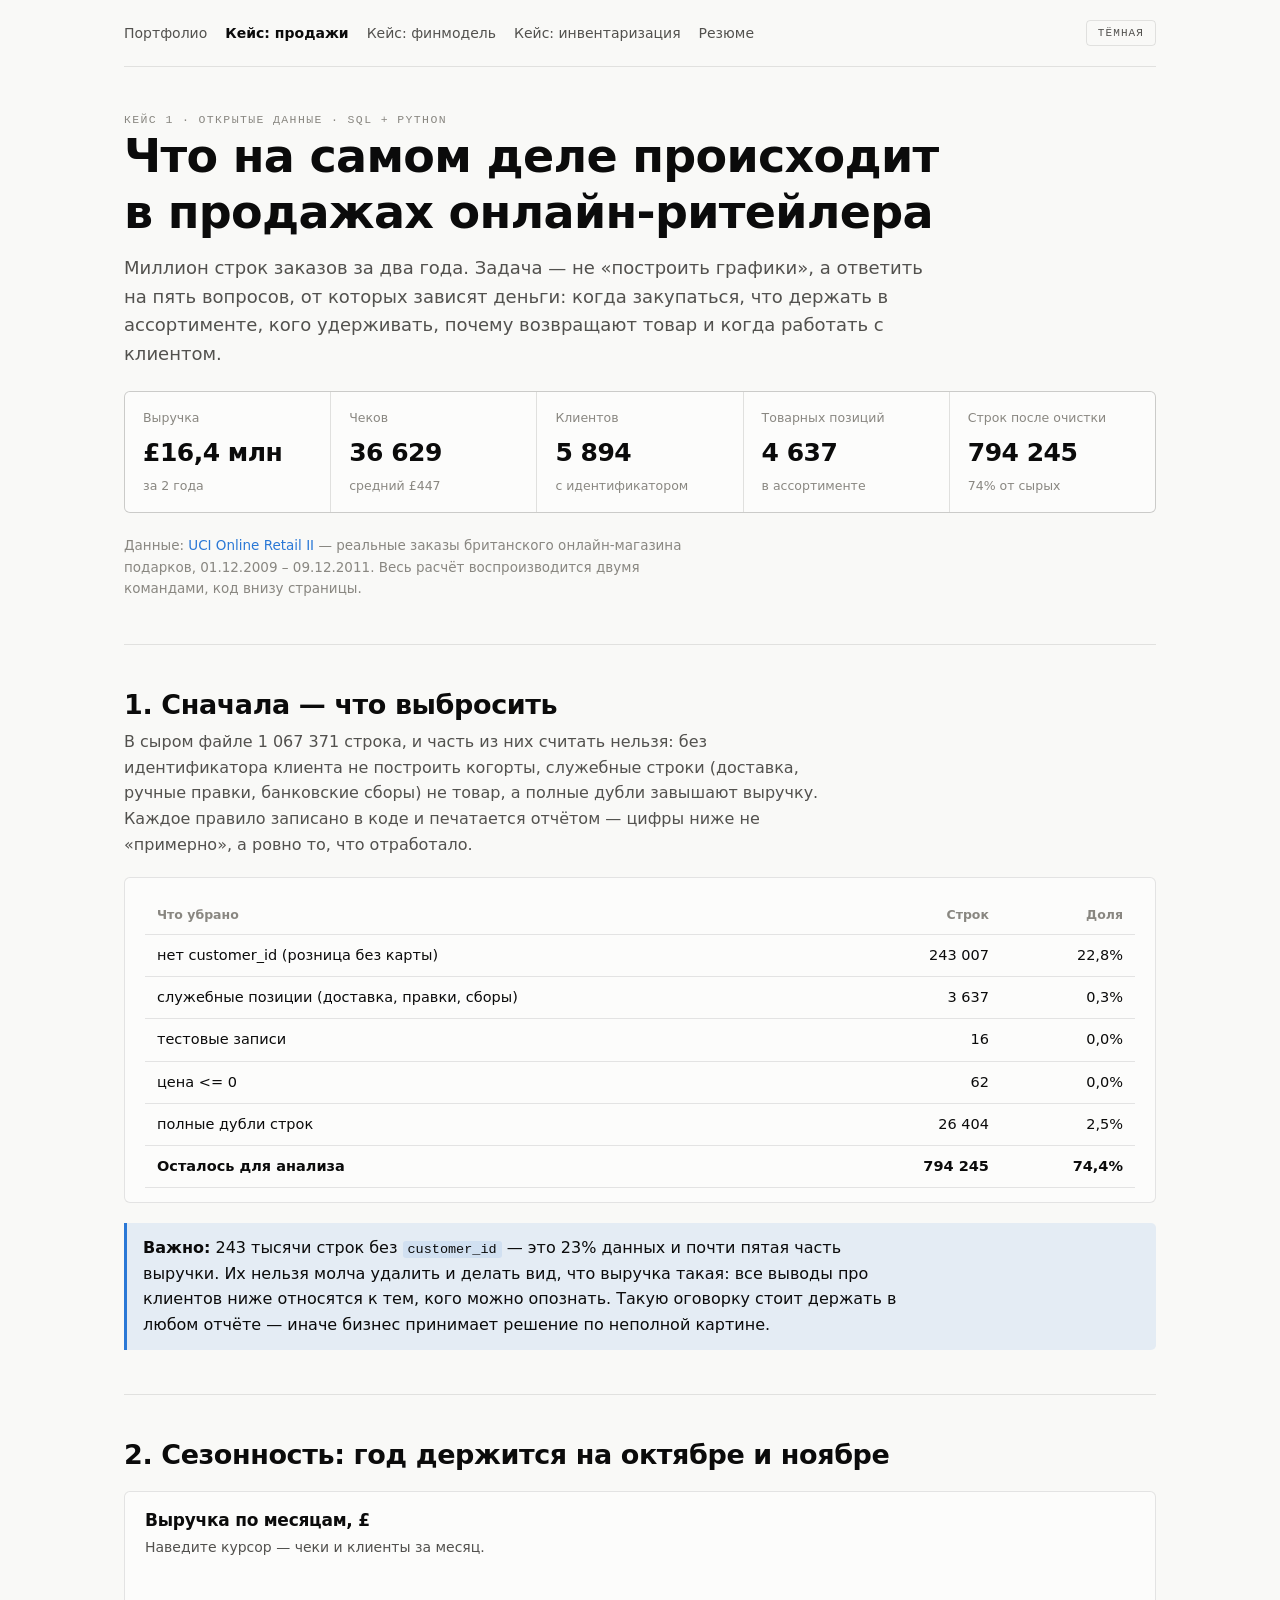
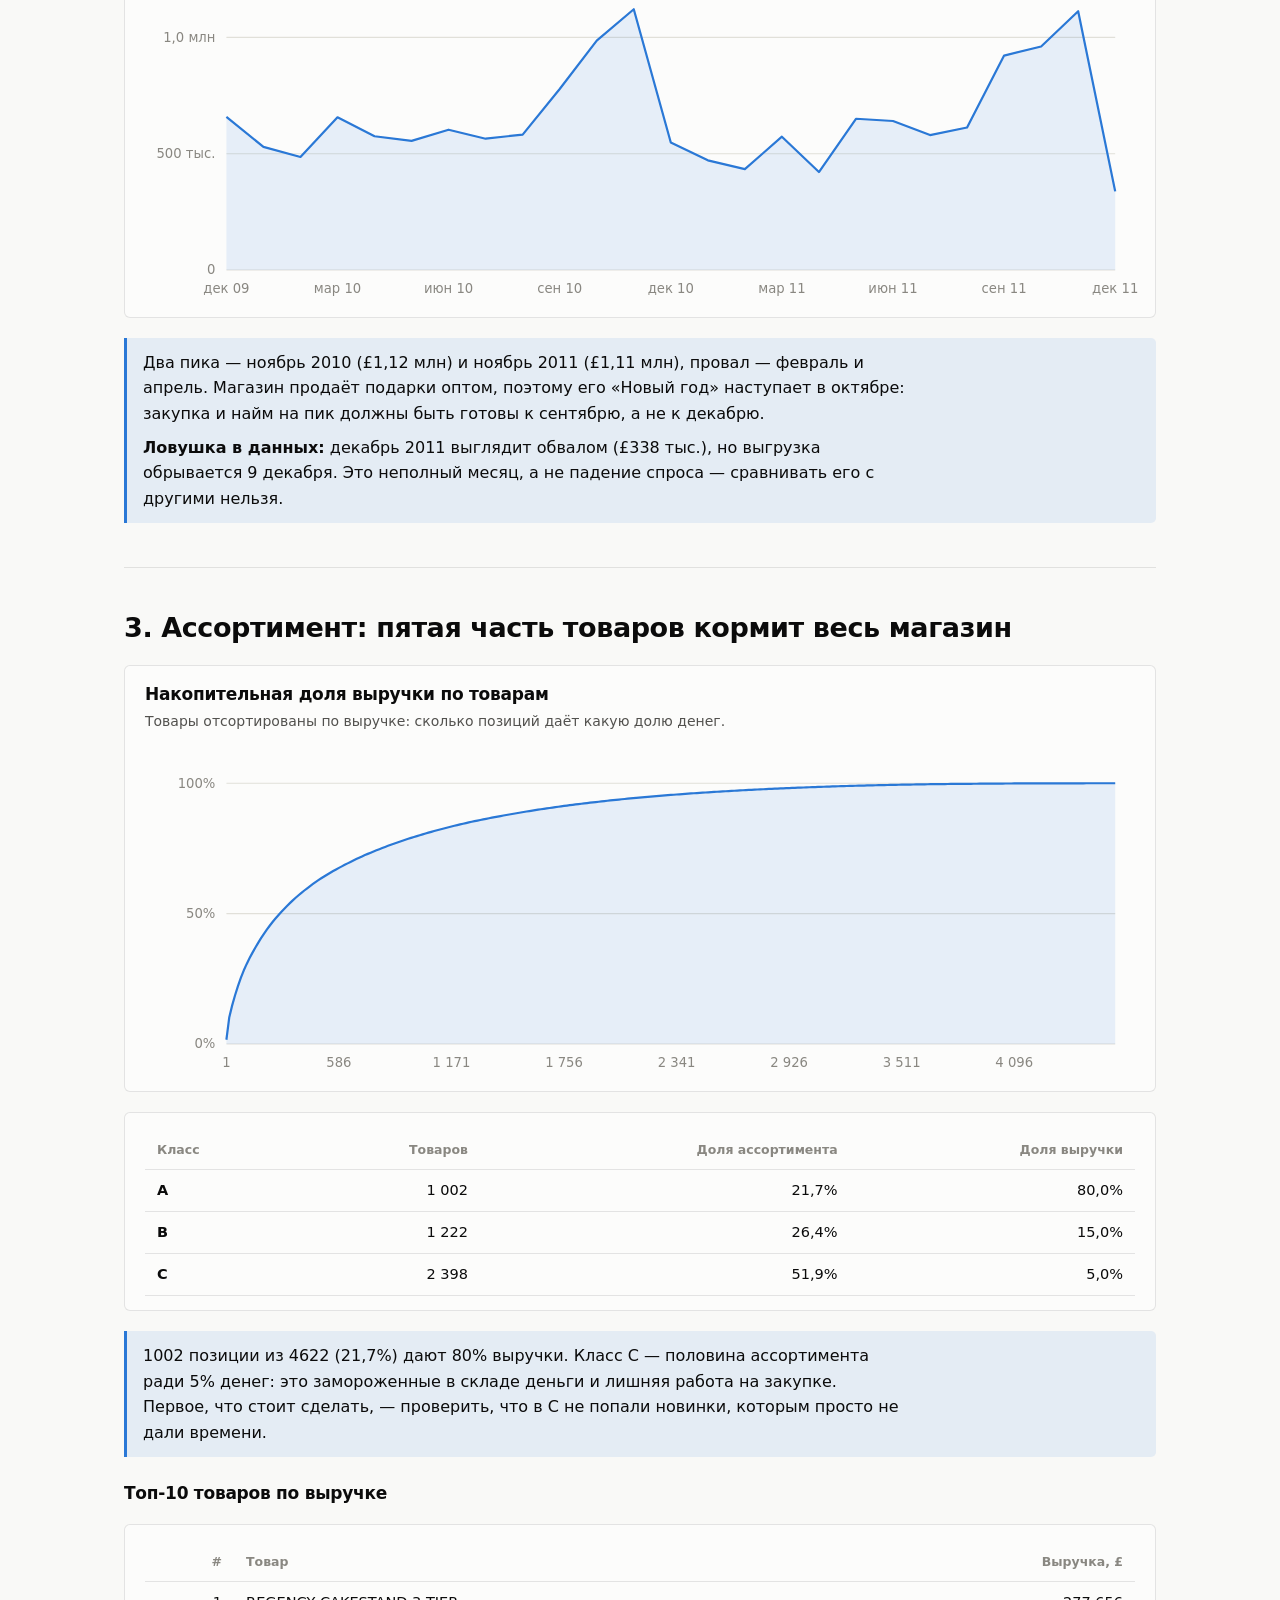
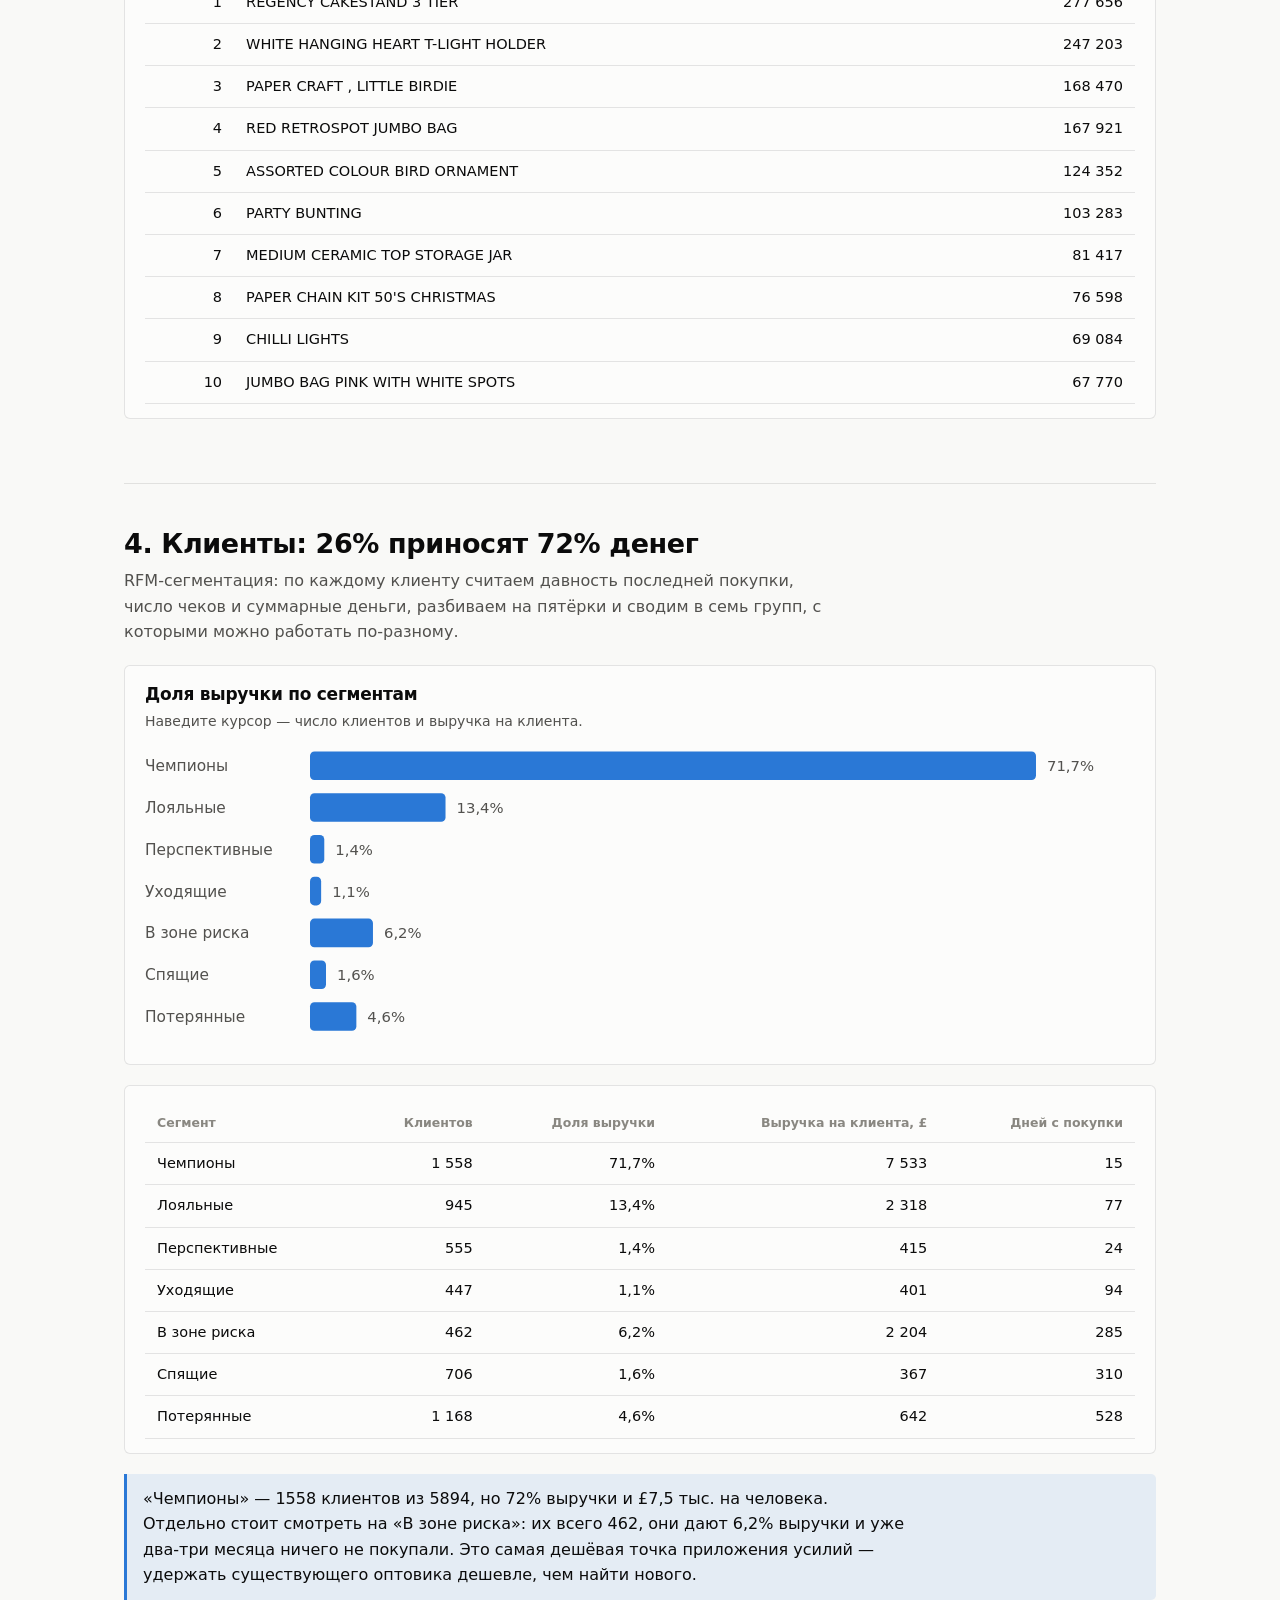
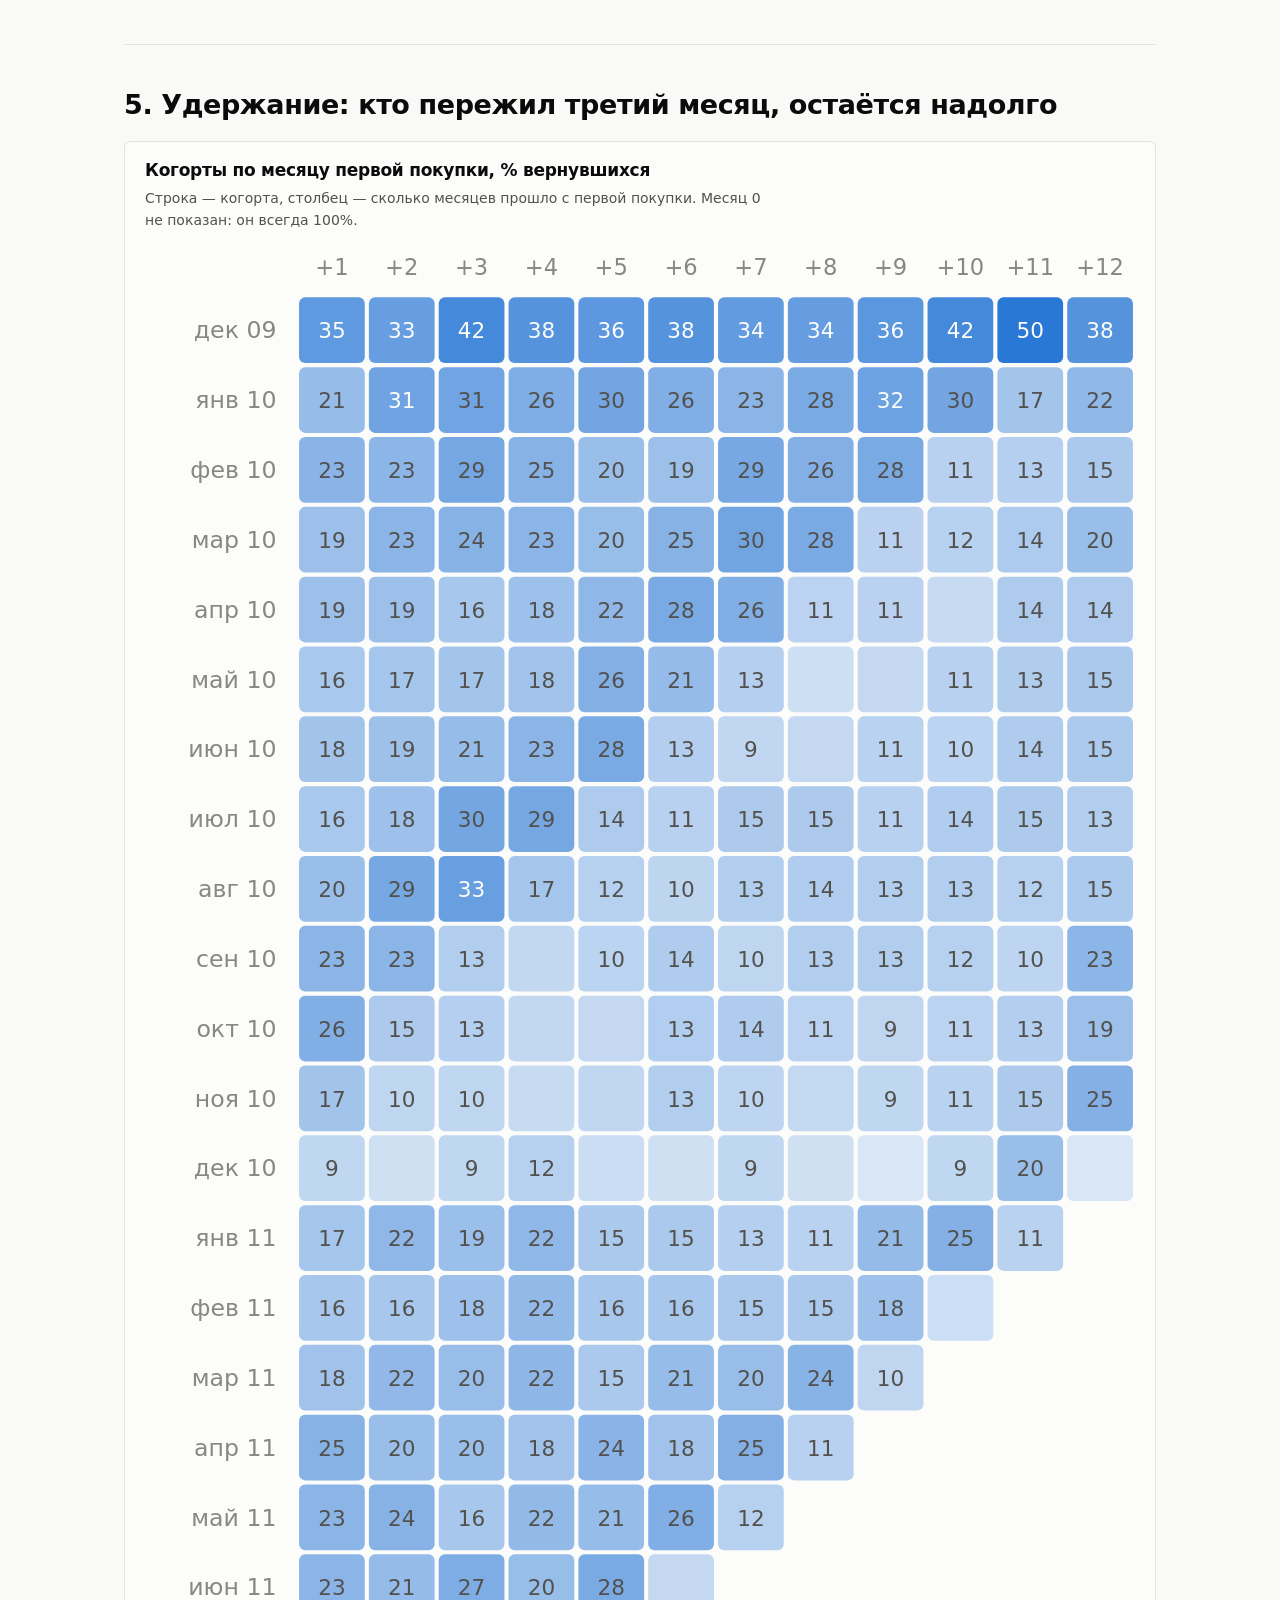
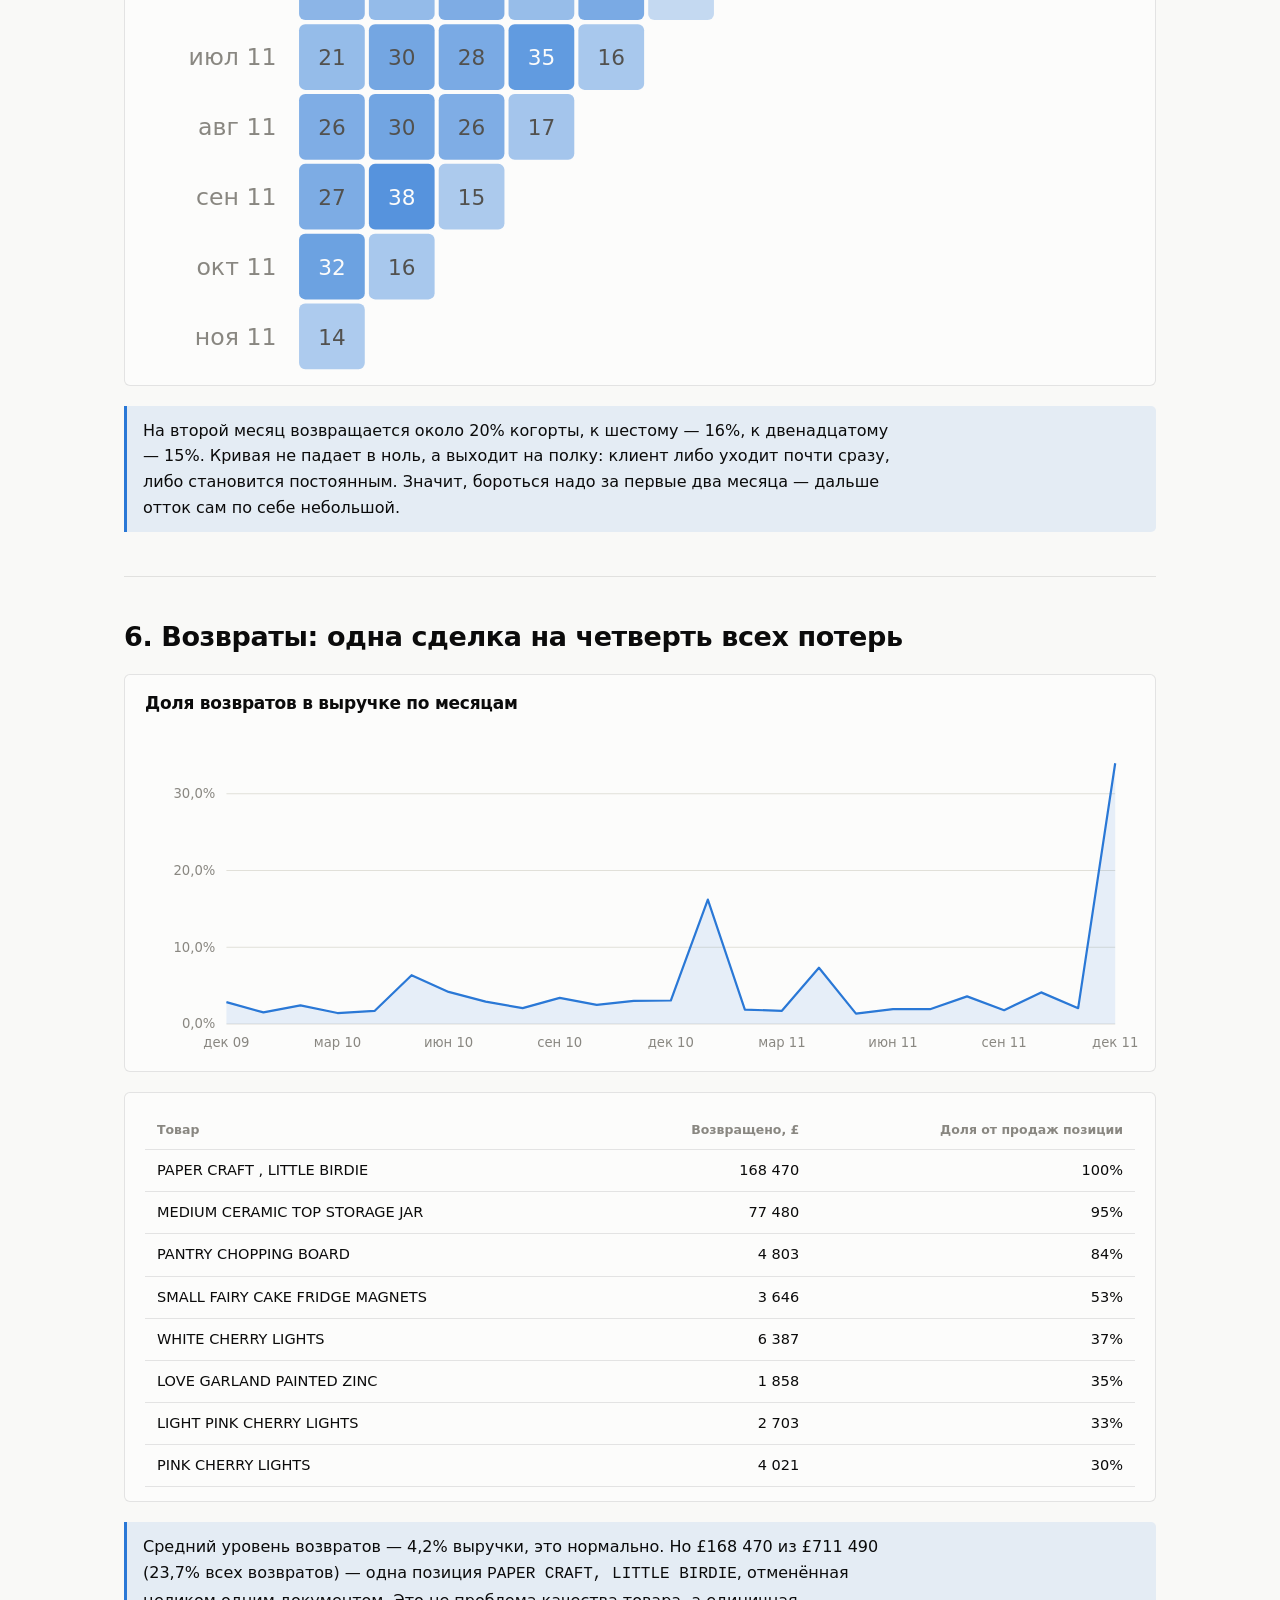
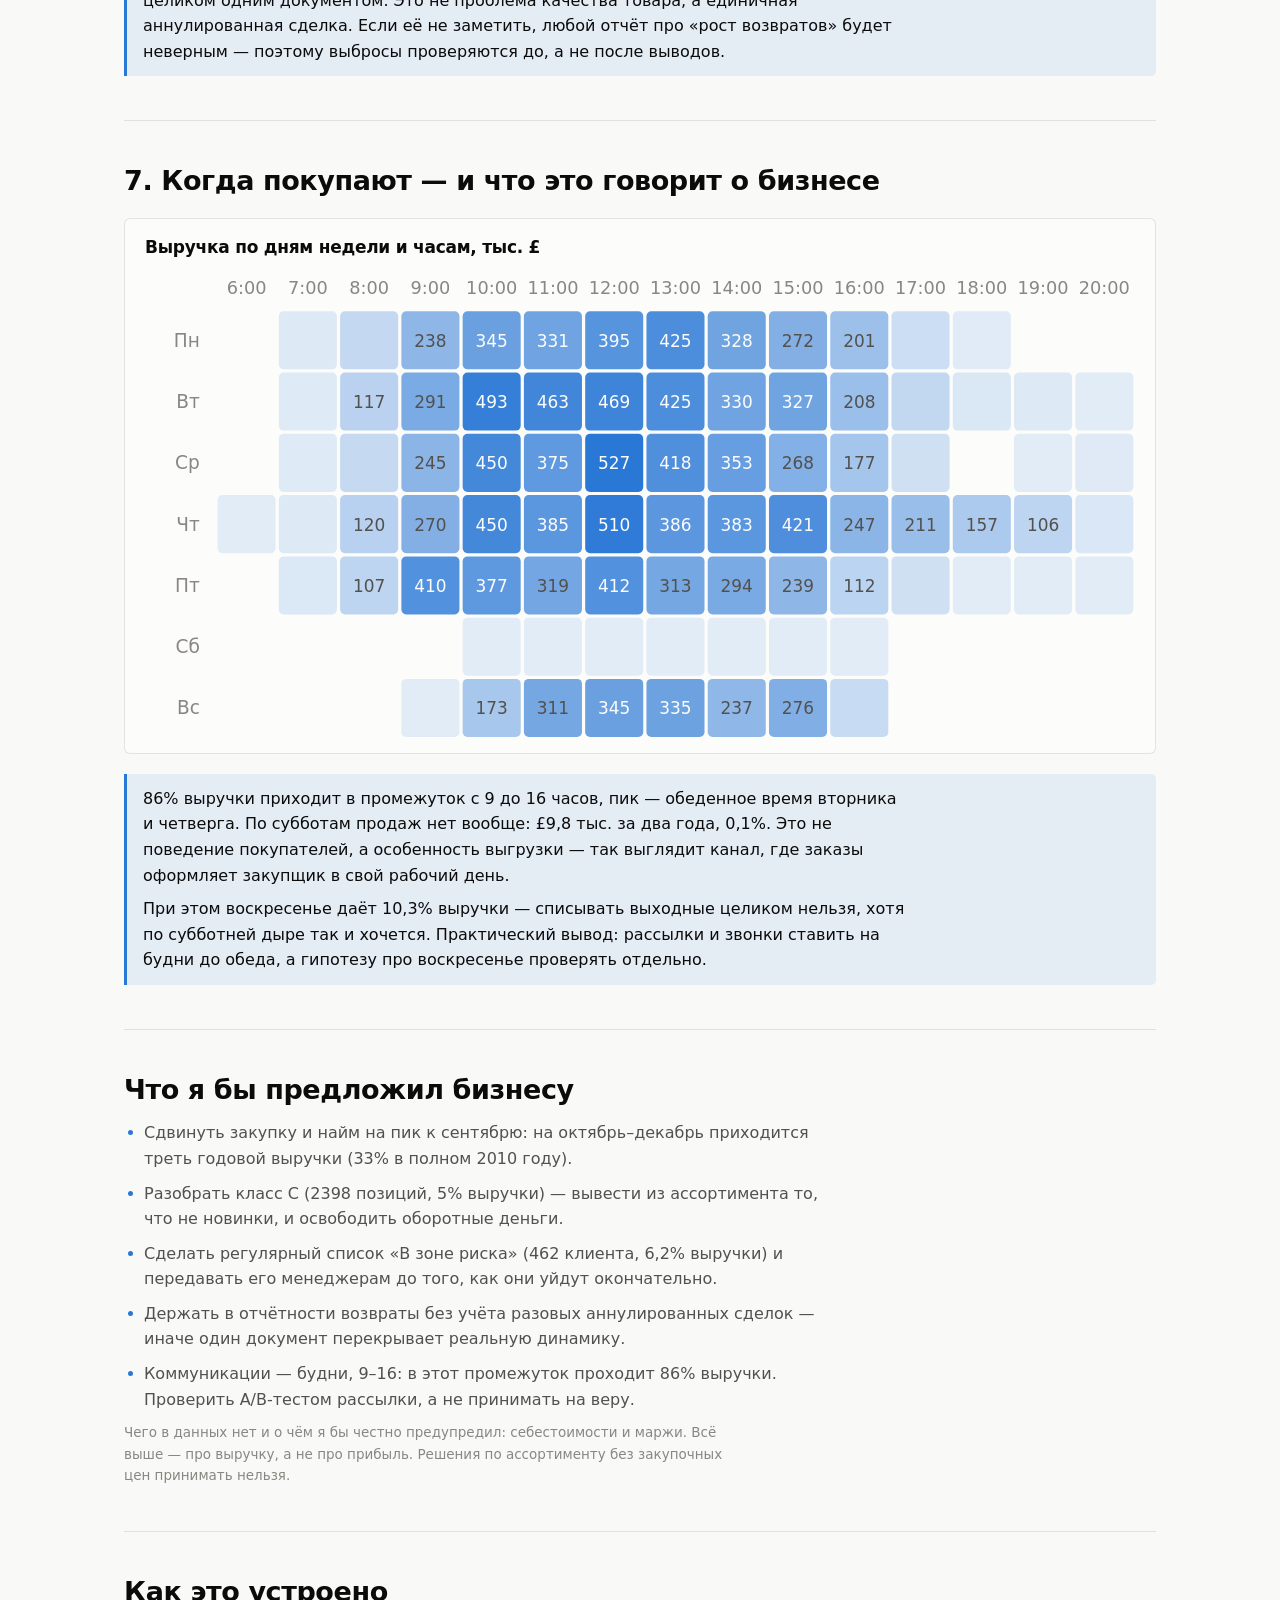
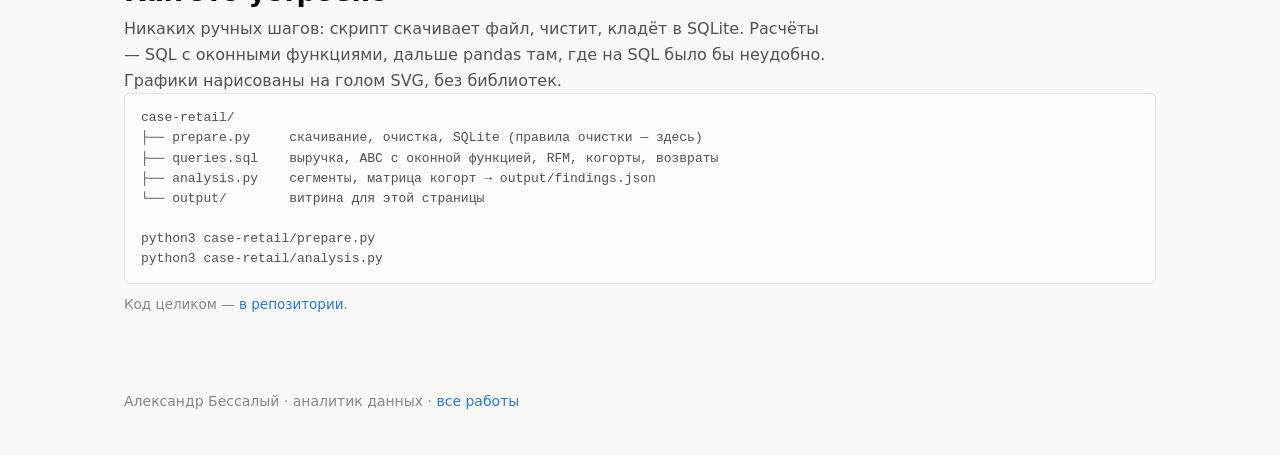
<file: case-retail.html>
<!doctype html>
<html lang="ru">
<head>
<meta charset="utf-8">
<meta name="viewport" content="width=device-width,initial-scale=1">
<title>Кейс: продажи онлайн-ритейлера — Александр Бессалый</title>
<meta name="description" content="Разбор 1 млн строк продаж: очистка, сезонность, ABC, RFM, когорты, возвраты. SQL + Python.">
<link rel="stylesheet" href="assets/style.css">
</head>
<body>
<div class="wrap">
  <div class="top">
    <nav>
      <a href="index.html">Портфолио</a>
      <a href="case-retail.html" aria-current="page">Кейс: продажи</a>
      <a href="case-ownblend.html">Кейс: финмодель</a>
      <a href="case-bar.html">Кейс: инвентаризация</a>
      <a href="resume.html">Резюме</a>
    </nav>
    <button class="theme-btn" id="theme">Тёмная</button>
  </div>

  <section>
    <p class="kicker">Кейс 1 · открытые данные · SQL + Python</p>
    <h1>Что на самом деле происходит<br>в продажах онлайн-ритейлера</h1>
    <p class="lead">Миллион строк заказов за два года. Задача — не «построить графики», а ответить на пять вопросов, от которых зависят деньги: когда закупаться, что держать в ассортименте, кого удерживать, почему возвращают товар и когда работать с клиентом.</p>
    <dl class="tiles" id="tiles"></dl>
    <p class="note">Данные: <a href="https://archive.ics.uci.edu/dataset/502/online+retail+ii" target="_blank" rel="noopener">UCI Online Retail II</a> — реальные заказы британского онлайн-магазина подарков, 01.12.2009 – 09.12.2011. Весь расчёт воспроизводится двумя командами, код внизу страницы.</p>
  </section>

  <section>
    <h2>1. Сначала — что выбросить</h2>
    <p>В сыром файле 1 067 371 строка, и часть из них считать нельзя: без идентификатора клиента не построить когорты, служебные строки (доставка, ручные правки, банковские сборы) не товар, а полные дубли завышают выручку. Каждое правило записано в коде и печатается отчётом — цифры ниже не «примерно», а ровно то, что отработало.</p>
    <div class="card"><div class="scroll"><table id="cleaning">
      <thead><tr><th>Что убрано</th><th class="n">Строк</th><th class="n">Доля</th></tr></thead>
      <tbody></tbody>
    </table></div></div>
    <div class="takeaway"><p><b>Важно:</b> 243 тысячи строк без <code>customer_id</code> — это 23% данных и почти пятая часть выручки. Их нельзя молча удалить и делать вид, что выручка такая: все выводы про клиентов ниже относятся к тем, кого можно опознать. Такую оговорку стоит держать в любом отчёте — иначе бизнес принимает решение по неполной картине.</p></div>
  </section>

  <section>
    <h2>2. Сезонность: год держится на октябре и ноябре</h2>
    <div class="card">
      <header><h3>Выручка по месяцам, £</h3><p>Наведите курсор — чеки и клиенты за месяц.</p></header>
      <div class="chart" id="c-monthly"></div>
    </div>
    <div class="takeaway"><p>Два пика — ноябрь 2010 (£1,12 млн) и ноябрь 2011 (£1,11 млн), провал — февраль и апрель. Магазин продаёт подарки оптом, поэтому его «Новый год» наступает в октябре: закупка и найм на пик должны быть готовы к сентябрю, а не к декабрю.</p>
    <p style="margin-top:8px"><b>Ловушка в данных:</b> декабрь 2011 выглядит обвалом (£338 тыс.), но выгрузка обрывается 9 декабря. Это неполный месяц, а не падение спроса — сравнивать его с другими нельзя.</p></div>
  </section>

  <section>
    <h2>3. Ассортимент: пятая часть товаров кормит весь магазин</h2>
    <div class="card">
      <header><h3>Накопительная доля выручки по товарам</h3><p>Товары отсортированы по выручке: сколько позиций даёт какую долю денег.</p></header>
      <div class="chart" id="c-pareto"></div>
    </div>
    <div class="card"><div class="scroll"><table id="abc">
      <thead><tr><th>Класс</th><th class="n">Товаров</th><th class="n">Доля ассортимента</th><th class="n">Доля выручки</th></tr></thead>
      <tbody></tbody>
    </table></div></div>
    <div class="takeaway"><p>1002 позиции из 4622 (21,7%) дают 80% выручки. Класс C — половина ассортимента ради 5% денег: это замороженные в складе деньги и лишняя работа на закупке. Первое, что стоит сделать, — проверить, что в C не попали новинки, которым просто не дали времени.</p></div>
    <h3 style="margin-top:26px">Топ-10 товаров по выручке</h3>
    <div class="card"><div class="scroll"><table id="abc-top">
      <thead><tr><th class="n">#</th><th>Товар</th><th class="n">Выручка, £</th></tr></thead><tbody></tbody>
    </table></div></div>
  </section>

  <section>
    <h2>4. Клиенты: 26% приносят 72% денег</h2>
    <p>RFM-сегментация: по каждому клиенту считаем давность последней покупки, число чеков и суммарные деньги, разбиваем на пятёрки и сводим в семь групп, с которыми можно работать по-разному.</p>
    <div class="card">
      <header><h3>Доля выручки по сегментам</h3><p>Наведите курсор — число клиентов и выручка на клиента.</p></header>
      <div class="chart" id="c-rfm"></div>
    </div>
    <div class="card"><div class="scroll"><table id="rfm">
      <thead><tr><th>Сегмент</th><th class="n">Клиентов</th><th class="n">Доля выручки</th><th class="n">Выручка на клиента, £</th><th class="n">Дней с покупки</th></tr></thead>
      <tbody></tbody>
    </table></div></div>
    <div class="takeaway"><p>«Чемпионы» — 1558 клиентов из 5894, но 72% выручки и £7,5 тыс. на человека. Отдельно стоит смотреть на «В зоне риска»: их всего 462, они дают 6,2% выручки и уже два-три месяца ничего не покупали. Это самая дешёвая точка приложения усилий — удержать существующего оптовика дешевле, чем найти нового.</p></div>
  </section>

  <section>
    <h2>5. Удержание: кто пережил третий месяц, остаётся надолго</h2>
    <div class="card">
      <header><h3>Когорты по месяцу первой покупки, % вернувшихся</h3><p>Строка — когорта, столбец — сколько месяцев прошло с первой покупки. Месяц 0 не показан: он всегда 100%.</p></header>
      <div class="chart scroll" id="c-cohorts"></div>
    </div>
    <div class="takeaway"><p>На второй месяц возвращается около 20% когорты, к шестому — 16%, к двенадцатому — 15%. Кривая не падает в ноль, а выходит на полку: клиент либо уходит почти сразу, либо становится постоянным. Значит, бороться надо за первые два месяца — дальше отток сам по себе небольшой.</p></div>
  </section>

  <section>
    <h2>6. Возвраты: одна сделка на четверть всех потерь</h2>
    <div class="card">
      <header><h3>Доля возвратов в выручке по месяцам</h3></header>
      <div class="chart" id="c-returns"></div>
    </div>
    <div class="card"><div class="scroll"><table id="return-top">
      <thead><tr><th>Товар</th><th class="n">Возвращено, £</th><th class="n">Доля от продаж позиции</th></tr></thead><tbody></tbody>
    </table></div></div>
    <div class="takeaway"><p>Средний уровень возвратов — 4,2% выручки, это нормально. Но £168 470 из £711 490 (23,7% всех возвратов) — одна позиция <span class="mono">PAPER CRAFT, LITTLE BIRDIE</span>, отменённая целиком одним документом. Это не проблема качества товара, а единичная аннулированная сделка. Если её не заметить, любой отчёт про «рост возвратов» будет неверным — поэтому выбросы проверяются до, а не после выводов.</p></div>
  </section>

  <section>
    <h2>7. Когда покупают — и что это говорит о бизнесе</h2>
    <div class="card">
      <header><h3>Выручка по дням недели и часам, тыс. £</h3></header>
      <div class="chart scroll" id="c-hours"></div>
    </div>
    <div class="takeaway"><p>86% выручки приходит в промежуток с 9 до 16 часов, пик — обеденное время вторника и четверга. По субботам продаж нет вообще: £9,8 тыс. за два года, 0,1%. Это не поведение покупателей, а особенность выгрузки — так выглядит канал, где заказы оформляет закупщик в свой рабочий день.</p>
    <p style="margin-top:8px">При этом воскресенье даёт 10,3% выручки — списывать выходные целиком нельзя, хотя по субботней дыре так и хочется. Практический вывод: рассылки и звонки ставить на будни до обеда, а гипотезу про воскресенье проверять отдельно.</p></div>
  </section>

  <section>
    <h2>Что я бы предложил бизнесу</h2>
    <ul class="clean">
      <li>Сдвинуть закупку и найм на пик к сентябрю: на октябрь–декабрь приходится треть годовой выручки (33% в полном 2010 году).</li>
      <li>Разобрать класс C (2398 позиций, 5% выручки) — вывести из ассортимента то, что не новинки, и освободить оборотные деньги.</li>
      <li>Сделать регулярный список «В зоне риска» (462 клиента, 6,2% выручки) и передавать его менеджерам до того, как они уйдут окончательно.</li>
      <li>Держать в отчётности возвраты без учёта разовых аннулированных сделок — иначе один документ перекрывает реальную динамику.</li>
      <li>Коммуникации — будни, 9–16: в этот промежуток проходит 86% выручки. Проверить A/B-тестом рассылки, а не принимать на веру.</li>
    </ul>
    <p class="note">Чего в данных нет и о чём я бы честно предупредил: себестоимости и маржи. Всё выше — про выручку, а не про прибыль. Решения по ассортименту без закупочных цен принимать нельзя.</p>
  </section>

  <section>
    <h2>Как это устроено</h2>
    <p>Никаких ручных шагов: скрипт скачивает файл, чистит, кладёт в SQLite. Расчёты — SQL с оконными функциями, дальше pandas там, где на SQL было бы неудобно. Графики нарисованы на голом SVG, без библиотек.</p>
<pre>case-retail/
├── prepare.py     скачивание, очистка, SQLite (правила очистки — здесь)
├── queries.sql    выручка, ABC с оконной функцией, RFM, когорты, возвраты
├── analysis.py    сегменты, матрица когорт → output/findings.json
└── output/        витрина для этой страницы

python3 case-retail/prepare.py
python3 case-retail/analysis.py</pre>
    <p class="note">Код целиком — <a href="https://github.com/bessalyja-dot/data-analyst-portfolio">в репозитории</a>.</p>
  </section>

  <footer>Александр Бессалый · аналитик данных · <a href="index.html">все работы</a></footer>
</div>

<script src="case-retail/output/findings.js"></script>
<script src="assets/charts.js"></script>
<script>
const D = window.FINDINGS;
const nf = (n, d = 0) => n.toLocaleString("ru-RU", { minimumFractionDigits: d, maximumFractionDigits: d });
const pct = (v, d = 1) => (v * 100).toFixed(d).replace(".", ",") + "%";
const money = (v) => "£" + nf(v);
const short = (v) => v >= 1e6 ? "£" + (v / 1e6).toFixed(1).replace(".", ",") + " млн" : "£" + nf(v / 1e3) + " тыс.";
const MONTHS = ["янв","фев","мар","апр","май","июн","июл","авг","сен","окт","ноя","дек"];
const mLabel = (m) => MONTHS[+m.slice(5, 7) - 1] + " " + m.slice(2, 4);
const rows = (id, html) => document.querySelector(`#${id} tbody`).innerHTML = html;

Charts.themeToggle(document.getElementById("theme"));

/* плитки */
const t = D.totals;
document.getElementById("tiles").innerHTML = [
  ["Выручка", short(t.revenue), "за 2 года"],
  ["Чеков", nf(t.invoices), "средний £" + nf(t.avg_check)],
  ["Клиентов", nf(t.customers), "с идентификатором"],
  ["Товарных позиций", nf(t.skus), "в ассортименте"],
  ["Строк после очистки", nf(D.cleaning.kept), pct(D.cleaning.kept / D.cleaning.raw, 0) + " от сырых"],
].map(([k, v, s]) => `<div class="tile"><dt>${k}</dt><dd>${v}<small>${s}</small></dd></div>`).join("");

/* очистка */
rows("cleaning", D.cleaning.dropped.filter(r => r.rows > 0).map(r =>
  `<tr><td>${r.reason}</td><td class="n">${nf(r.rows)}</td><td class="n">${pct(r.rows / D.cleaning.raw, 1)}</td></tr>`
).join("") + `<tr><td><b>Осталось для анализа</b></td><td class="n"><b>${nf(D.cleaning.kept)}</b></td><td class="n"><b>${pct(D.cleaning.kept / D.cleaning.raw, 1)}</b></td></tr>`);

/* выручка по месяцам */
Charts.lineChart(document.getElementById("c-monthly"), {
  values: D.monthly.map(m => m.revenue),
  labels: D.monthly.map(m => mLabel(m.month)),
  yFmt: (v) => v === 0 ? "0" : v >= 1e6 ? (v / 1e6).toFixed(1).replace(".", ",") + " млн" : nf(v / 1e3) + " тыс.",
  tip: (i) => {
    const m = D.monthly[i];
    return `<b>${mLabel(m.month)}</b><br>Выручка ${money(m.revenue)}<br>Чеков ${nf(m.invoices)} · клиентов ${nf(m.customers)}`;
  },
});

/* парето */
Charts.lineChart(document.getElementById("c-pareto"), {
  values: D.pareto.map(p => p.cum_share * 100),
  labels: D.pareto.map(p => nf(p.rank)),
  tickEvery: Math.ceil(D.pareto.length / 8),
  yFmt: (v) => nf(v) + "%",
  tip: (i) => `<b>${nf(D.pareto[i].rank)} товаров</b><br>дают ${pct(D.pareto[i].cum_share)} выручки`,
});
rows("abc", D.abc.map(r =>
  `<tr><td><b>${r.class}</b></td><td class="n">${nf(r.skus)}</td><td class="n">${pct(r.sku_share)}</td><td class="n">${pct(r.revenue_share)}</td></tr>`
).join(""));
rows("abc-top", D.abc_top.map((r, i) =>
  `<tr><td class="n">${i + 1}</td><td>${r.description}</td><td class="n">${nf(r.revenue)}</td></tr>`
).join(""));

/* RFM */
Charts.barsH(document.getElementById("c-rfm"), {
  rows: D.rfm.map(r => ({ label: r.segment, value: r.revenue_share * 100, raw: r })),
  fmt: (v) => v.toFixed(1).replace(".", ",") + "%",
  tip: (r) => `<b>${r.raw.segment}</b><br>${nf(r.raw.customers)} клиентов · ${money(r.raw.revenue)}<br>на клиента ${money(r.raw.per_customer)} · ${nf(r.raw.recency)} дн. с покупки`,
});
rows("rfm", D.rfm.map(r =>
  `<tr><td>${r.segment}</td><td class="n">${nf(r.customers)}</td><td class="n">${pct(r.revenue_share)}</td><td class="n">${nf(r.per_customer)}</td><td class="n">${nf(r.recency)}</td></tr>`
).join(""));

/* когорты */
const co = D.cohorts, W = 12;
Charts.heatmap(document.getElementById("c-cohorts"), {
  // столбец +0 — всегда 100% по определению: он ничего не сообщает, но сжимает цветовую шкалу
  matrix: co.matrix.map(r => r.slice(1, W + 1).map(v => v == null ? null : v * 100)),
  rowLabels: co.labels.map(mLabel),
  colLabels: Array.from({ length: W }, (_, i) => "+" + (i + 1)),
  fmt: (v) => Math.round(v),
  tip: (i, j, v) => `<b>Когорта ${mLabel(co.labels[i])}</b> · ${nf(co.size[i])} клиентов<br>Месяц +${j + 1}: вернулось ${pct(v / 100)}`,
});

/* возвраты */
Charts.lineChart(document.getElementById("c-returns"), {
  values: D.returns.map(r => r.rate * 100),
  labels: D.returns.map(r => mLabel(r.month)),
  yFmt: (v) => nf(v, 1).replace(".", ",") + "%",
  tip: (i) => {
    const r = D.returns[i];
    return `<b>${mLabel(r.month)}</b><br>Возвращено ${money(r.returned)}<br>Продано ${money(r.gross)} · ${pct(r.rate)}`;
  },
});
rows("return-top", D.return_top.map(r =>
  `<tr><td>${r.description || r.stock_code}</td><td class="n">${nf(r.returned)}</td><td class="n">${pct(r.rate, 0)}</td></tr>`
).join(""));

/* дни и часы */
const DAYS = ["Вс", "Пн", "Вт", "Ср", "Чт", "Пт", "Сб"];
const hours = [...new Set(D.weekday_hour.map(r => r.hour))].sort((a, b) => a - b);
const order = [1, 2, 3, 4, 5, 6, 0];
const grid = order.map(d => hours.map(h => {
  const hit = D.weekday_hour.find(r => r.weekday === d && r.hour === h);
  return hit ? hit.revenue : null;
}));
Charts.heatmap(document.getElementById("c-hours"), {
  matrix: grid,
  rowLabels: order.map(d => DAYS[d]),
  colLabels: hours.map(h => h + ":00"),
  cell: 38, labelW: 44,
  fmt: (v) => nf(v / 1e3),
  tip: (i, j, v) => `<b>${DAYS[order[i]]}, ${hours[j]}:00</b><br>${money(v)} за два года`,
});
</script>
</body>
</html>
</file>
<file: assets/style.css>
/* Общие токены и типографика всех страниц портфолио. */
:root{
  color-scheme:light;
  --plane:#f9f9f7; --surface:#fcfcfb;
  --ink:#0b0b0b; --ink-2:#52514e; --ink-3:#898781;
  --grid:#e1e0d9; --axis:#c3c2b7; --border:rgba(11,11,11,.10);
  --accent:#2a78d6; --accent-soft:rgba(42,120,214,.10);
  --good:#0ca30c; --critical:#d03b3b; --warning:#fab219;
  --seq-1:#86b6ef; --seq-2:#2a78d6; --seq-3:#104281;
  --sans:system-ui,-apple-system,"Segoe UI",Roboto,sans-serif;
  --mono:ui-monospace,SFMono-Regular,Menlo,monospace;
}
@media (prefers-color-scheme:dark){
  :root:not([data-theme="light"]){
    color-scheme:dark;
    --plane:#0d0d0d; --surface:#1a1a19;
    --ink:#fff; --ink-2:#c3c2b7; --ink-3:#898781;
    --grid:#2c2c2a; --axis:#383835; --border:rgba(255,255,255,.10);
    --accent:#3987e5; --accent-soft:rgba(57,135,229,.14);
    --seq-1:#b7d3f6; --seq-2:#5598e7; --seq-3:#1c5cab;
  }
}
:root[data-theme="dark"]{
  color-scheme:dark;
  --plane:#0d0d0d; --surface:#1a1a19;
  --ink:#fff; --ink-2:#c3c2b7; --ink-3:#898781;
  --grid:#2c2c2a; --axis:#383835; --border:rgba(255,255,255,.10);
  --accent:#3987e5; --accent-soft:rgba(57,135,229,.14);
  --seq-1:#b7d3f6; --seq-2:#5598e7; --seq-3:#1c5cab;
}

*{box-sizing:border-box;margin:0;padding:0}
body{background:var(--plane);color:var(--ink);font-family:var(--sans);font-size:16px;line-height:1.6;-webkit-font-smoothing:antialiased}
a{color:var(--accent);text-decoration:none}
a:hover{text-decoration:underline}
a:focus-visible,button:focus-visible{outline:2px solid var(--accent);outline-offset:3px;border-radius:3px}
.wrap{max-width:1080px;margin:0 auto;padding:0 24px}
p{max-width:70ch;color:var(--ink-2)}
h1,h2,h3{line-height:1.2;letter-spacing:-.015em;color:var(--ink);text-wrap:balance}
h1{font-size:clamp(30px,5vw,46px);font-weight:640}
h2{font-size:clamp(21px,2.6vw,27px);font-weight:600;margin-bottom:8px}
h3{font-size:17px;font-weight:600;margin-bottom:6px}
.kicker{font-family:var(--mono);font-size:11.5px;letter-spacing:.12em;text-transform:uppercase;color:var(--ink-3)}
.mono{font-family:var(--mono)}
.num{font-variant-numeric:tabular-nums}

/* шапка */
.top{display:flex;justify-content:space-between;align-items:center;gap:16px;padding:20px 0;border-bottom:1px solid var(--border)}
.top nav{display:flex;gap:18px;flex-wrap:wrap;font-size:14px}
.top nav a{color:var(--ink-2)}
.top nav a[aria-current]{color:var(--ink);font-weight:600}
.theme-btn{font-family:var(--mono);font-size:11px;letter-spacing:.1em;text-transform:uppercase;background:none;border:1px solid var(--border);color:var(--ink-2);padding:6px 11px;border-radius:4px;cursor:pointer}
.theme-btn:hover{color:var(--ink);border-color:var(--axis)}

section{padding:44px 0;border-bottom:1px solid var(--border)}
section:last-of-type{border-bottom:0}
.lead{font-size:18px;margin-top:14px}

/* плитки-показатели */
.tiles{display:grid;grid-template-columns:repeat(auto-fit,minmax(150px,1fr));gap:1px;background:var(--border);border:1px solid var(--border);border-radius:6px;overflow:hidden;margin:22px 0}
.tile{background:var(--surface);padding:16px 18px}
.tile dt{font-size:12.5px;color:var(--ink-3);margin-bottom:5px}
.tile dd{font-size:25px;font-weight:620;font-variant-numeric:tabular-nums;letter-spacing:-.02em}
.tile dd small{display:block;font-size:12.5px;font-weight:400;color:var(--ink-3);letter-spacing:0;margin-top:3px}

/* карточка графика */
.card{background:var(--surface);border:1px solid var(--border);border-radius:6px;padding:18px 20px 14px;margin:20px 0}
.card header{margin-bottom:14px}
.card header p{font-size:14px;margin-top:4px}
.chart{position:relative}
.chart svg{display:block;width:100%;height:auto;overflow:visible}
.legend{display:flex;gap:16px;flex-wrap:wrap;font-size:13px;color:var(--ink-2);margin-top:10px}
.legend i{display:inline-block;width:10px;height:10px;border-radius:2px;margin-right:6px;vertical-align:-1px}
.tip{position:absolute;pointer-events:none;opacity:0;transition:opacity .12s;background:var(--surface);border:1px solid var(--axis);border-radius:5px;padding:8px 10px;font-size:13px;line-height:1.45;box-shadow:0 6px 18px rgba(0,0,0,.14);white-space:nowrap;z-index:5}
.tip b{font-variant-numeric:tabular-nums}

/* таблицы */
.scroll{overflow-x:auto}
table{border-collapse:collapse;width:100%;font-size:14.5px}
th,td{text-align:left;padding:9px 12px;border-bottom:1px solid var(--border)}
th{font-size:12.5px;color:var(--ink-3);font-weight:600;white-space:nowrap}
td.n,th.n{text-align:right;font-variant-numeric:tabular-nums}
tbody tr:hover{background:var(--accent-soft)}

.note{font-size:13.5px;color:var(--ink-3);margin-top:10px}
.takeaway{border-left:3px solid var(--accent);background:var(--accent-soft);padding:12px 16px;border-radius:0 5px 5px 0;margin-top:16px}
.takeaway p{color:var(--ink);max-width:75ch}
ul.clean{list-style:none;display:grid;gap:9px;margin-top:14px}
ul.clean li{padding-left:20px;position:relative;color:var(--ink-2);max-width:70ch}
ul.clean li::before{content:"";position:absolute;left:4px;top:10px;width:5px;height:5px;border-radius:50%;background:var(--accent)}
code{font-family:var(--mono);font-size:13.5px;background:var(--accent-soft);padding:1px 5px;border-radius:3px}
pre{background:var(--surface);border:1px solid var(--border);border-radius:6px;padding:14px 16px;overflow-x:auto;font-family:var(--mono);font-size:13px;line-height:1.55;color:var(--ink-2)}
footer{padding:30px 0 44px;color:var(--ink-3);font-size:14px}
@media (max-width:640px){
  .top{flex-direction:column;align-items:flex-start;gap:10px}
  .card{padding:14px 12px 10px}
}

/* Незаполненные места — видны, пока не подставлены реальные данные. */
.todo{background:rgba(250,178,25,.16);border-bottom:2px solid var(--warning);padding:0 4px;border-radius:2px;color:var(--ink)}
.todo::before{content:"⚠ ";font-size:12px}

/* Карточки работ */
.works{display:grid;gap:18px;margin-top:26px}
.work{background:var(--surface);border:1px solid var(--border);border-radius:8px;padding:22px 24px;transition:border-color .18s,transform .18s}
.work:hover{border-color:var(--accent);transform:translateY(-2px)}
.work .kicker{display:block;margin-bottom:8px}
.work h3{font-size:20px;margin-bottom:8px}
.work .head{font-size:17px;color:var(--ink);font-weight:560;max-width:62ch;margin-bottom:10px}
.work .stack{display:flex;gap:7px;flex-wrap:wrap;margin-top:14px}
.work .stack span{font-family:var(--mono);font-size:11.5px;color:var(--ink-3);border:1px solid var(--border);border-radius:99px;padding:3px 9px}
.work .go{display:inline-block;margin-top:14px;font-weight:560}
.facts{display:grid;grid-template-columns:repeat(auto-fit,minmax(130px,1fr));gap:14px;margin-top:16px;padding-top:14px;border-top:1px solid var(--border)}
.facts div b{display:block;font-size:19px;font-variant-numeric:tabular-nums;letter-spacing:-.01em}
.facts div span{font-size:12.5px;color:var(--ink-3)}
.contacts{display:flex;gap:26px;flex-wrap:wrap;margin-top:18px;font-size:16px}
.contacts a{font-weight:560}

/* Резюме: колонка под печать A4 */
.cv{max-width:820px}
.cv-head{display:flex;justify-content:space-between;gap:28px;flex-wrap:wrap;align-items:flex-start;padding:34px 0 22px}
.cv-head h1{font-size:clamp(28px,4.4vw,40px)}
.cv-head .role{font-size:18px;color:var(--ink-2);margin-top:6px}
.cv-head .meta{font-size:14.5px;color:var(--ink-2);text-align:right;line-height:1.75}
.cv-head .meta a{display:block}
.cv section{padding:26px 0}
.cv h2{font-size:14px;text-transform:uppercase;letter-spacing:.1em;color:var(--ink-3);font-weight:650;margin-bottom:16px}
.row{display:grid;grid-template-columns:150px 1fr;gap:20px;padding:14px 0;border-top:1px solid var(--border)}
.row:first-of-type{border-top:0;padding-top:0}
.row .when{font-size:14px;color:var(--ink-3);font-variant-numeric:tabular-nums}
.row h3{font-size:17px;margin-bottom:2px}
.row .org{font-size:14.5px;color:var(--ink-2);margin-bottom:8px}
.row ul{list-style:none;display:grid;gap:6px}
.row ul li{position:relative;padding-left:16px;font-size:15px;color:var(--ink-2)}
.row ul li::before{content:"—";position:absolute;left:0;color:var(--ink-3)}
.skills{display:grid;grid-template-columns:150px 1fr;gap:20px;padding:10px 0}
.skills dt{font-size:14px;color:var(--ink-3)}
.skills dd{font-size:15px;color:var(--ink-2)}
@media (max-width:640px){.row,.skills{grid-template-columns:1fr;gap:6px}}
@media (max-width:820px),print{.cv-head .meta{text-align:left}}
@media print{
  :root{--plane:#fff;--surface:#fff;--ink:#000;--ink-2:#333;--ink-3:#666;--border:#ddd}
  .top,.theme-btn,footer .noprint{display:none}
  body{font-size:11pt}
  .cv section{padding:14px 0;break-inside:avoid}
  a{color:#000;text-decoration:none}
}

/* Телефон — только в печатной версии резюме, не в публичной странице. */
/* Специфичность важнее каскада: .cv-head .meta a задаёт display:block и без
   !important перебивает эти правила — телефон утекал на публичную страницу. */
.print-only{display:none!important}
@media print{.print-only{display:block!important}.screen-only{display:none!important}}
</file>
